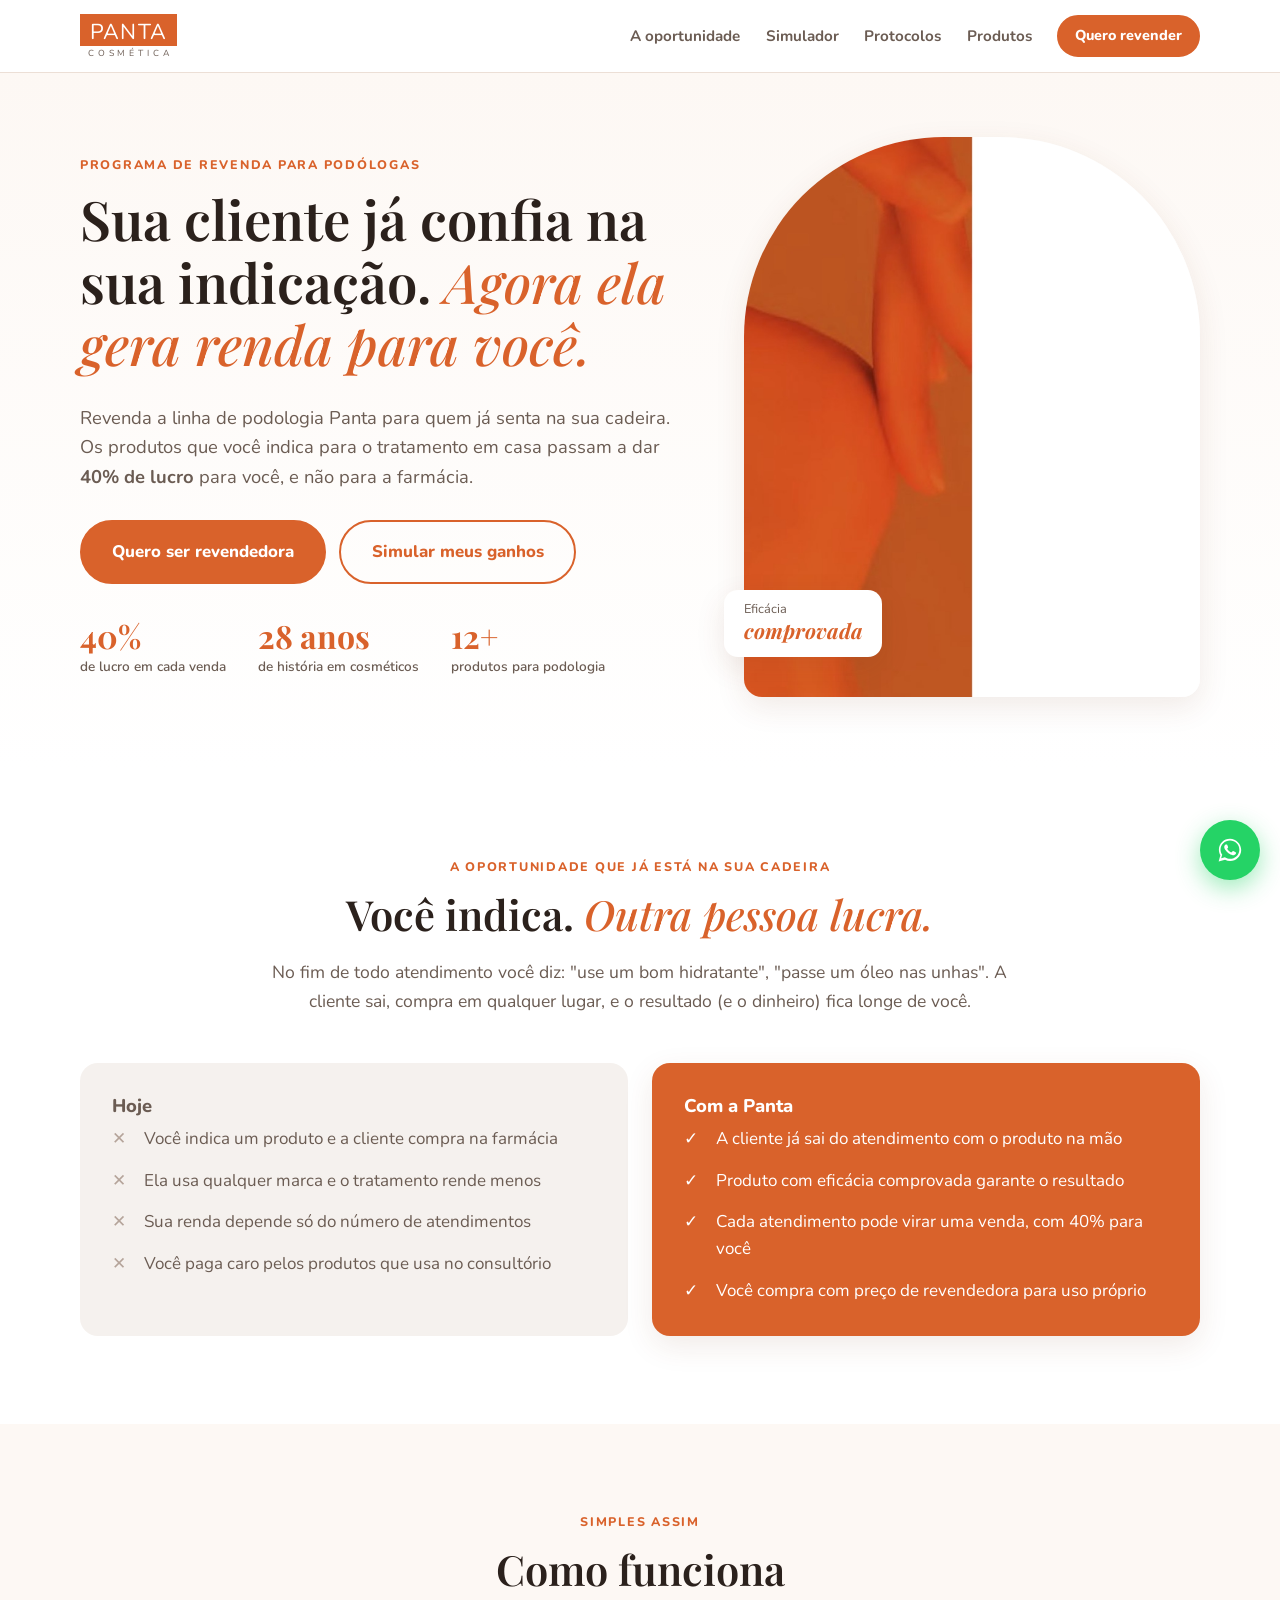
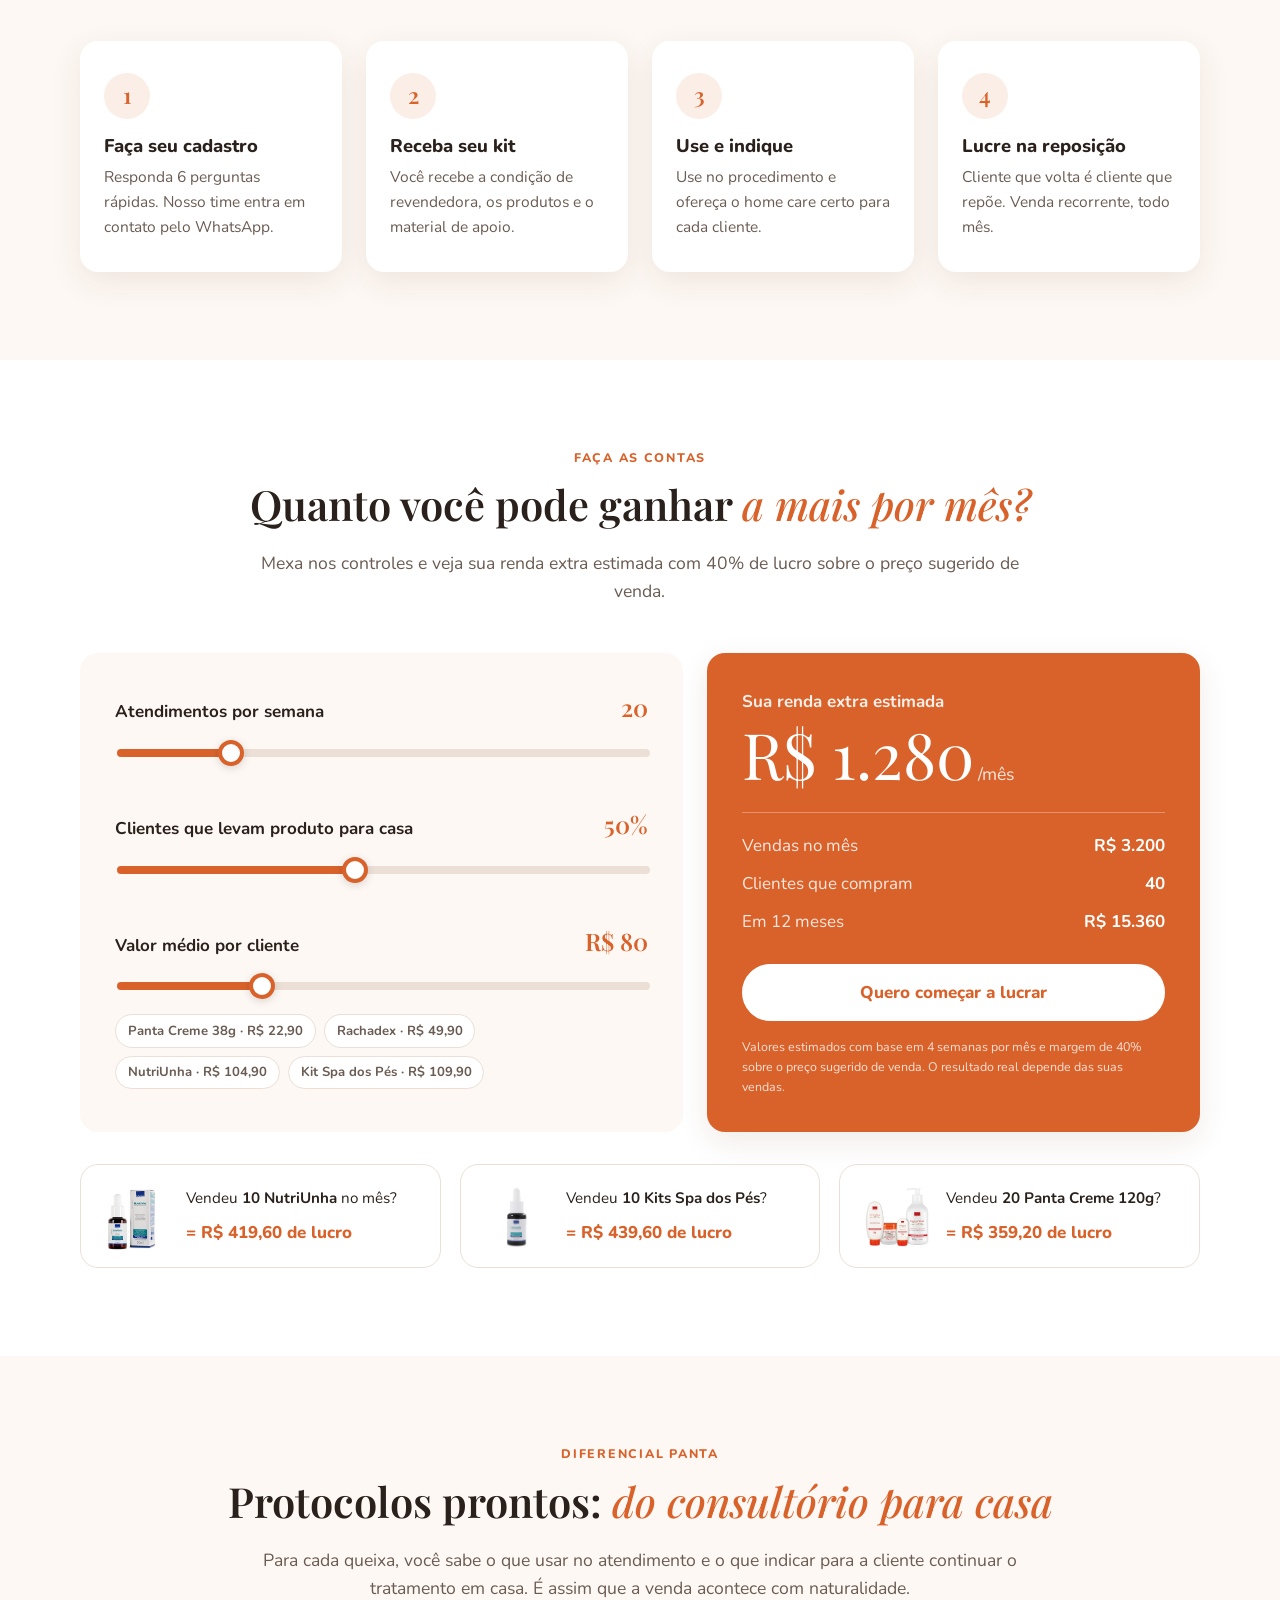
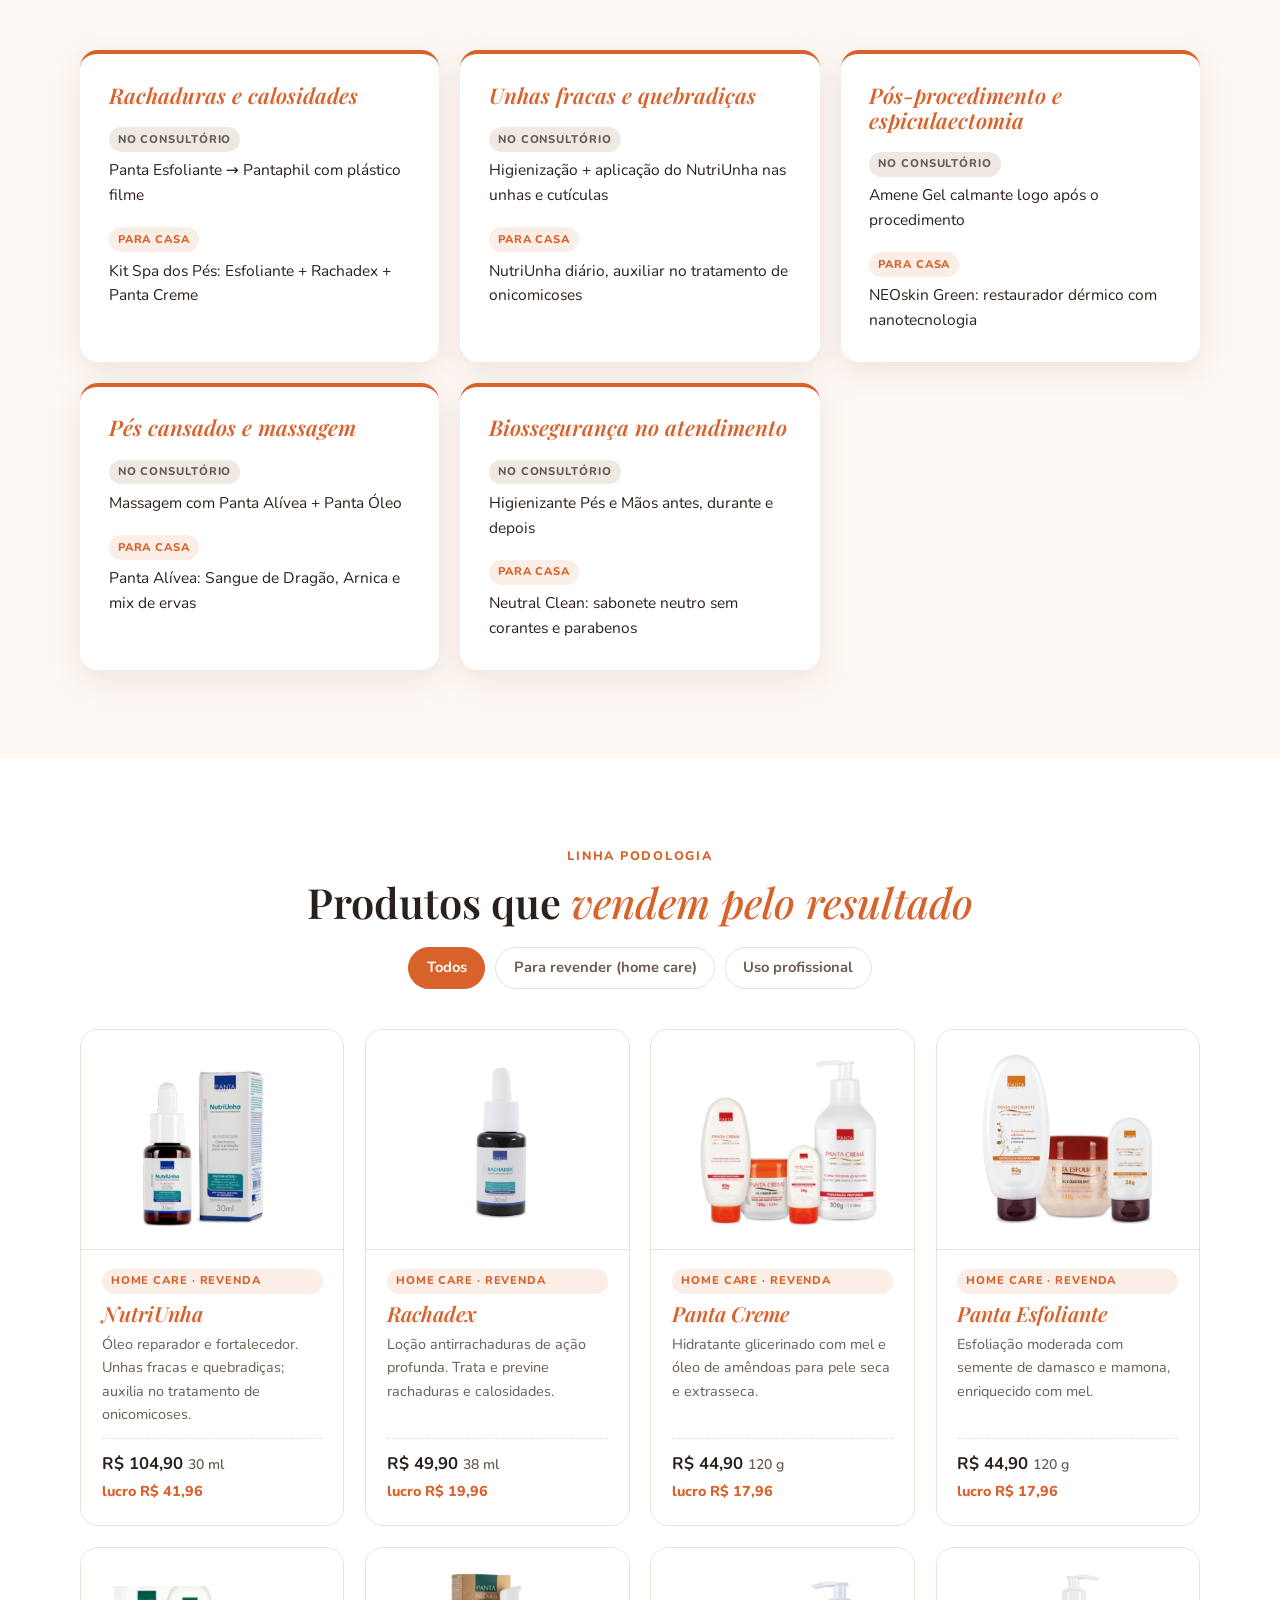
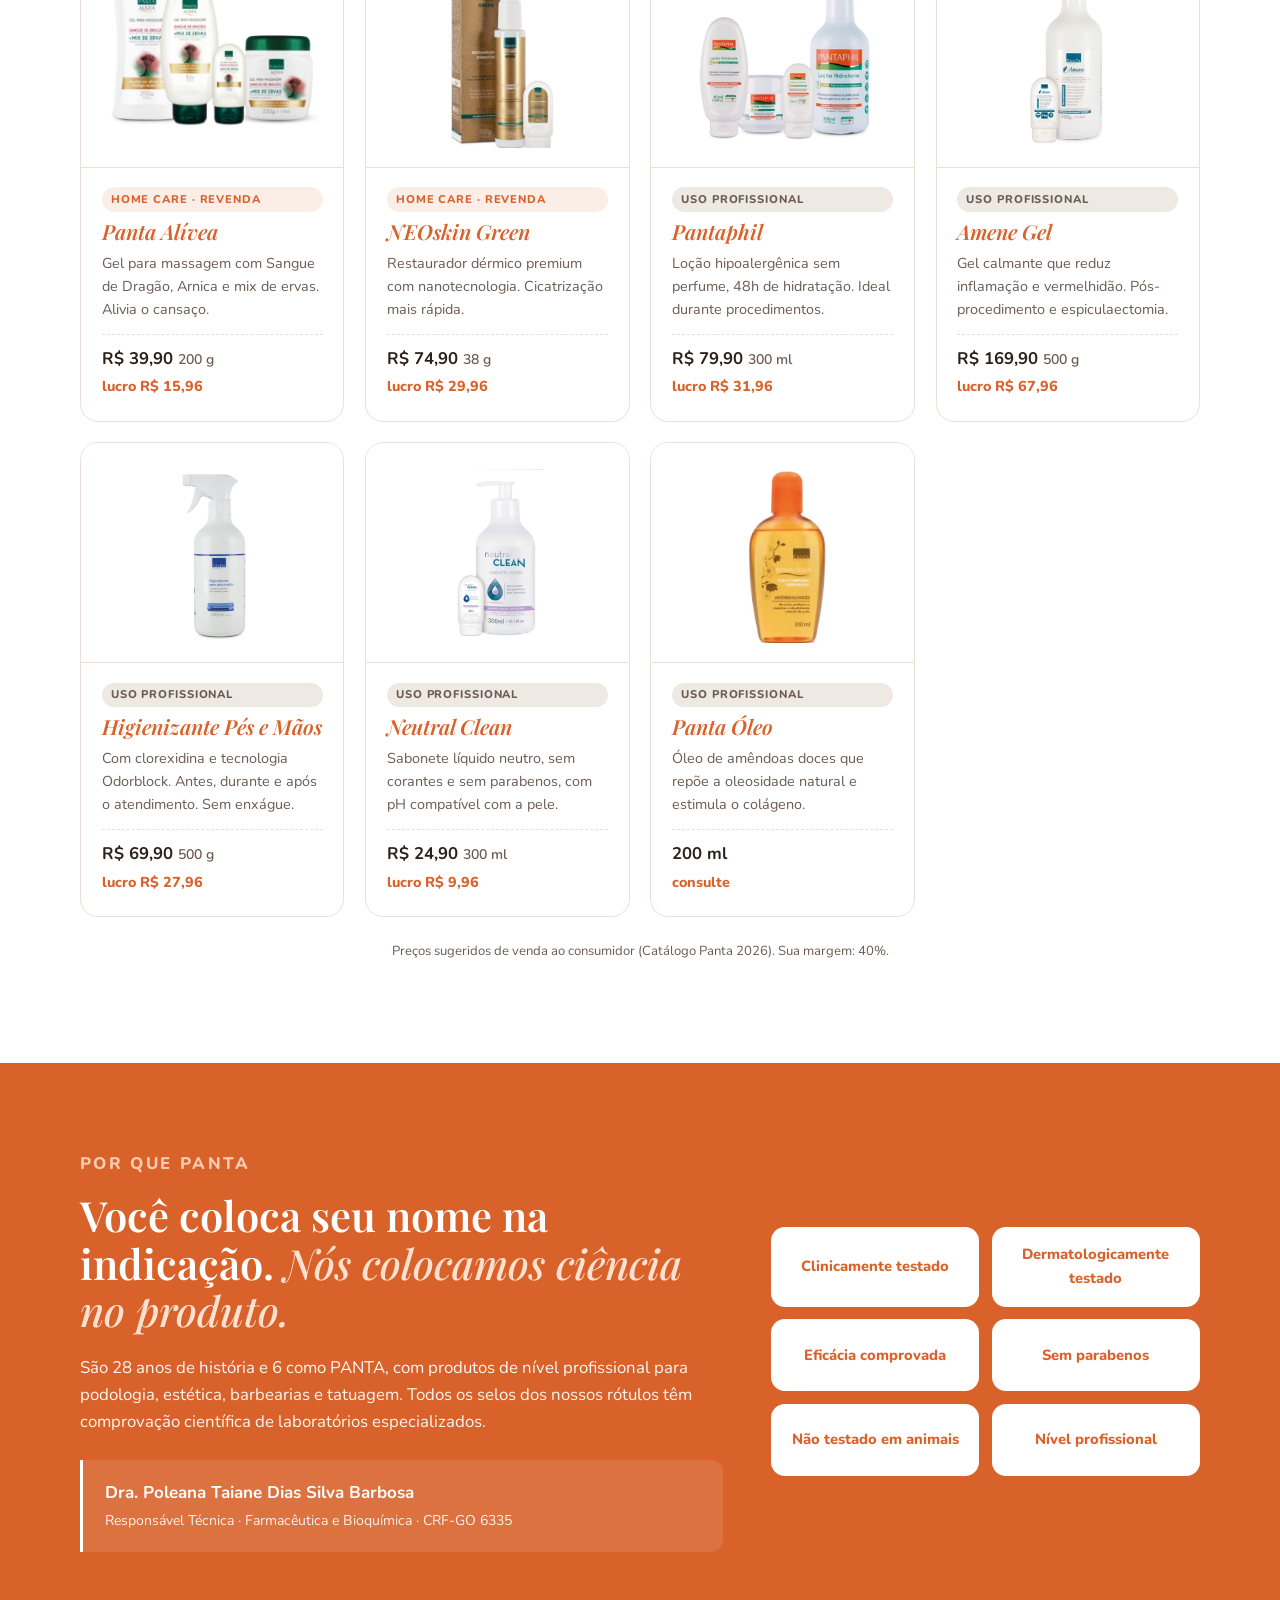
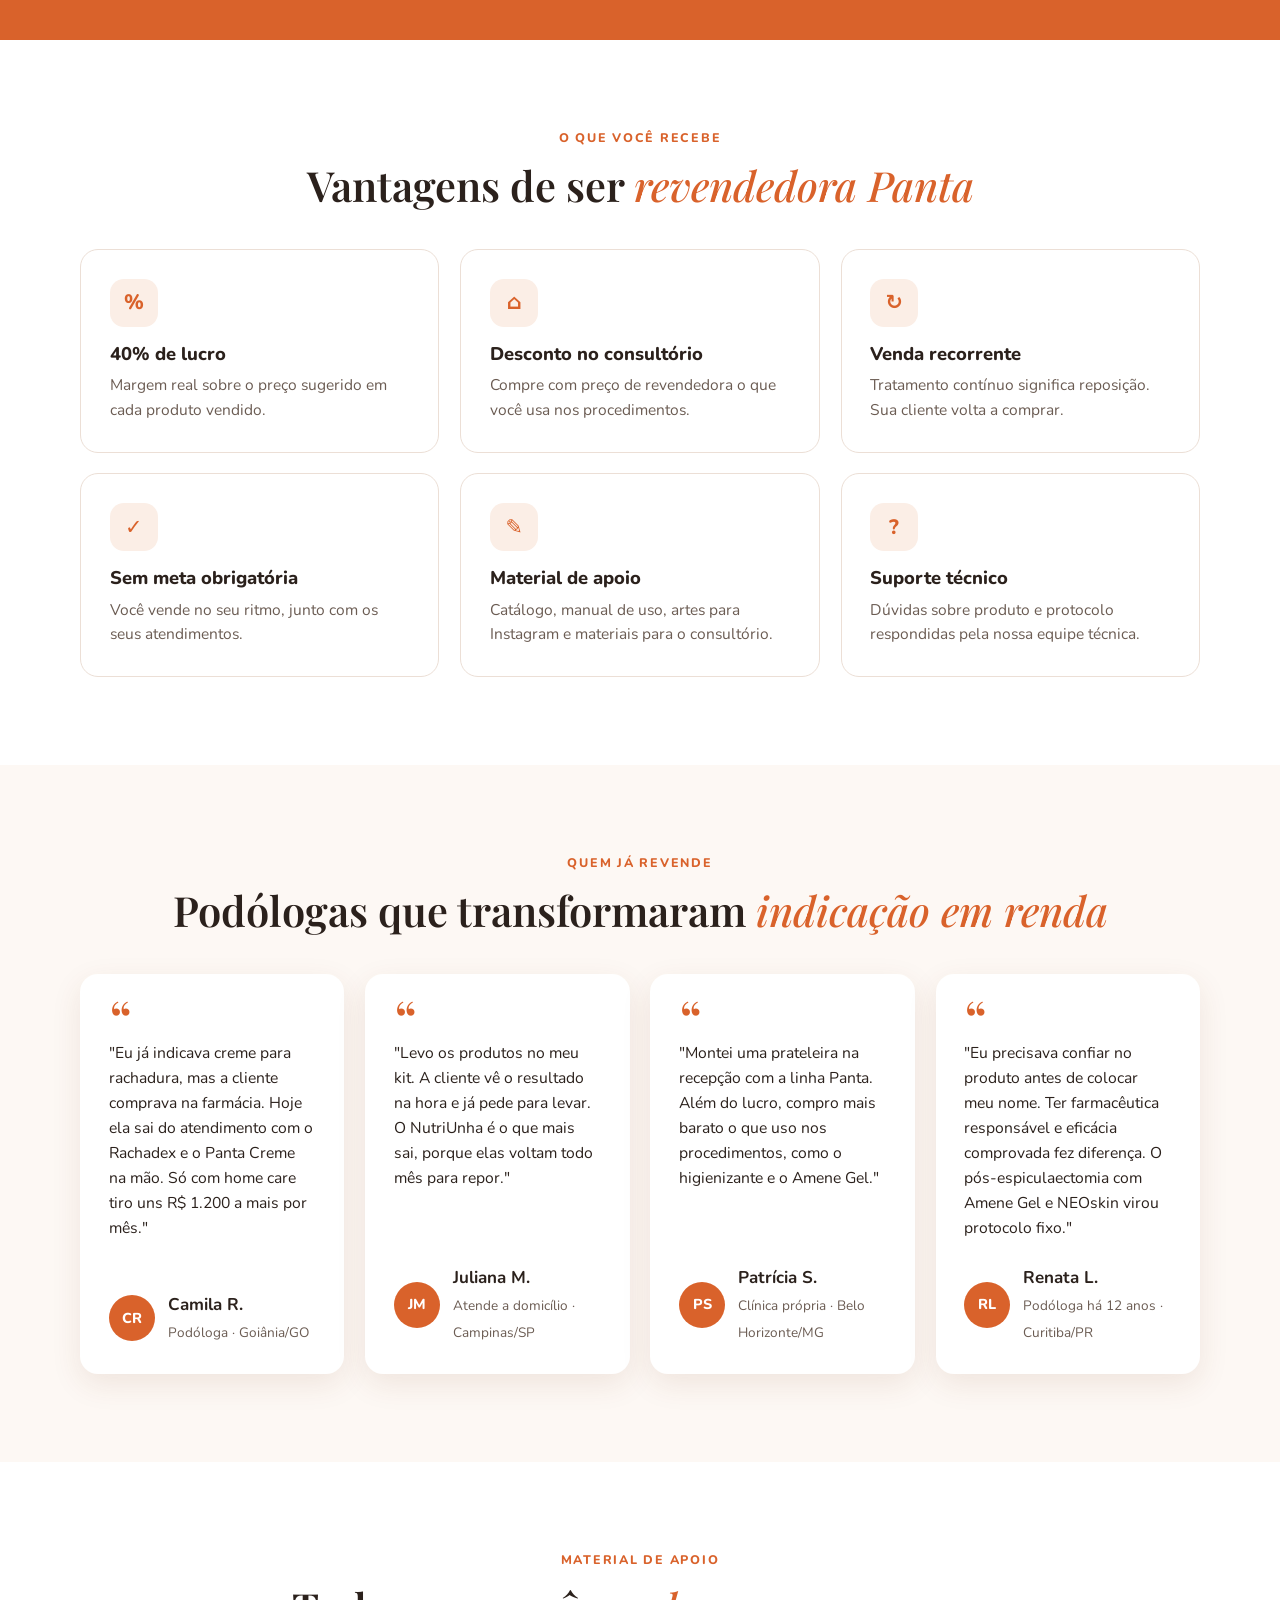
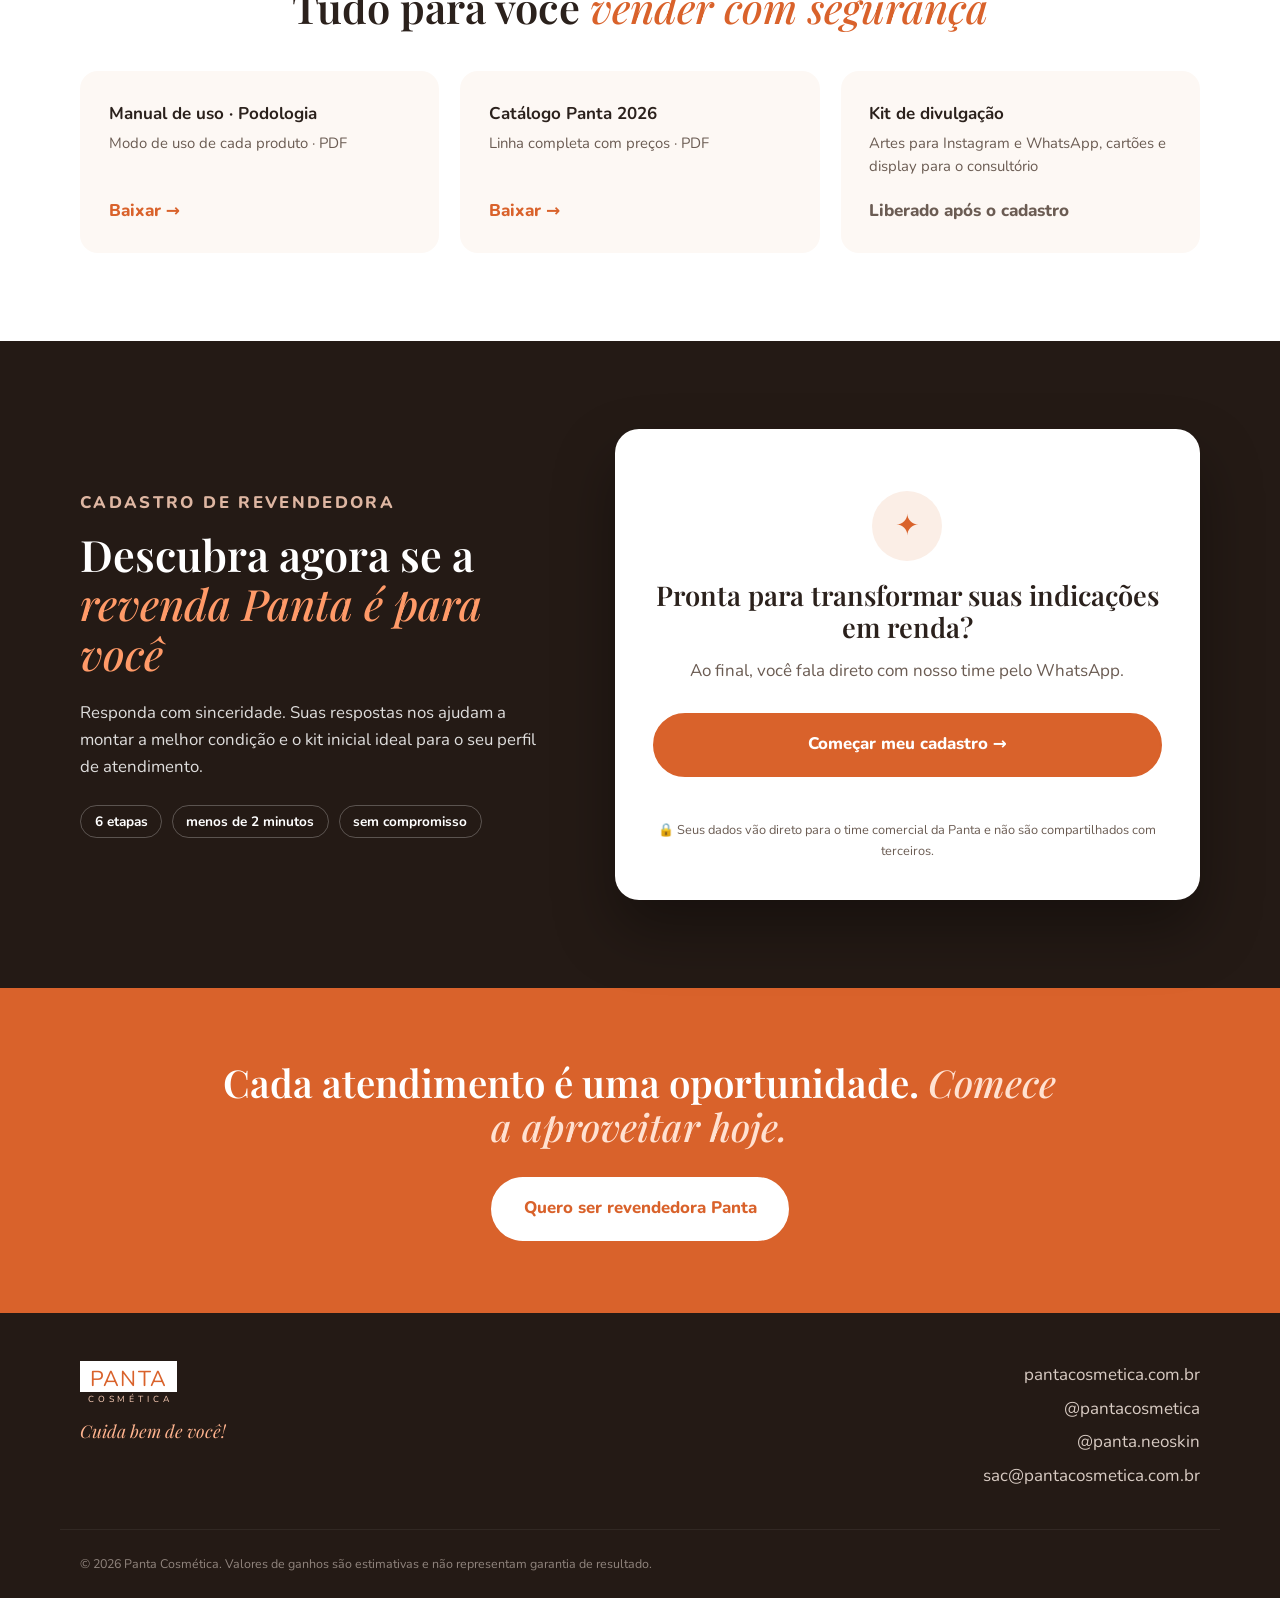
<file: index.html>
<!DOCTYPE html>
<html lang="pt-BR">
<head>
  <meta charset="UTF-8">
  <meta name="viewport" content="width=device-width, initial-scale=1.0">
  <title>Seja Revendedora Panta | Renda extra para podólogas</title>
  <meta name="description" content="Podóloga, transforme cada atendimento em renda extra. Revenda a linha de podologia Panta Cosmética para suas clientes com 40% de lucro.">
  <meta property="og:title" content="Podóloga, sua indicação vale dinheiro | Panta Cosmética">
  <meta property="og:description" content="Revenda produtos de podologia com eficácia comprovada para suas clientes e ganhe 40% em cada venda.">
  <meta property="og:image" content="assets/img/hero-pes.jpg">
  <meta property="og:type" content="website">
  <link rel="icon" href="assets/img/favicon.svg" type="image/svg+xml">
  <link rel="icon" href="assets/img/favicon-32.png" sizes="32x32" type="image/png">
  <link rel="apple-touch-icon" href="assets/img/apple-touch-icon.png">
  <meta name="theme-color" content="#d9622b">
  <link rel="preconnect" href="https://fonts.googleapis.com">
  <link rel="preconnect" href="https://fonts.gstatic.com" crossorigin>
  <link href="https://fonts.googleapis.com/css2?family=Playfair+Display:ital,wght@0,600;1,500;1,600&family=Nunito:wght@400;600;700;800&display=swap" rel="stylesheet">
  <link rel="stylesheet" href="css/style.css?v=12">
  <!-- Meta Pixel Code -->
  <script>
  !function(f,b,e,v,n,t,s)
  {if(f.fbq)return;n=f.fbq=function(){n.callMethod?
  n.callMethod.apply(n,arguments):n.queue.push(arguments)};
  if(!f._fbq)f._fbq=n;n.push=n;n.loaded=!0;n.version='2.0';
  n.queue=[];t=b.createElement(e);t.async=!0;
  t.src=v;s=b.getElementsByTagName(e)[0];
  s.parentNode.insertBefore(t,s)}(window, document,'script',
  'https://connect.facebook.net/en_US/fbevents.js');
  fbq('init', '495726663063494');
  fbq('track', 'PageView');
  </script>
  <!-- End Meta Pixel Code -->
  <!-- TODO: inserir aqui o Google Analytics, se for usar -->

</head>
<body>
<noscript><img height="1" width="1" style="display:none" src="https://www.facebook.com/tr?id=495726663063494&ev=PageView&noscript=1" alt=""></noscript>

<!-- ============ HEADER ============ -->
<header class="header" id="topo">
  <div class="container header__inner">
    <a href="#topo" class="logo" aria-label="Panta Cosmética">
      <span class="logo__box">PANTA</span>
      <span class="logo__sub">COSMÉTICA</span>
    </a>
    <nav class="nav" id="nav">
      <a href="#oportunidade">A oportunidade</a>
      <a href="#simulador">Simulador</a>
      <a href="#protocolos">Protocolos</a>
      <a href="#produtos">Produtos</a>
      <a href="#cadastro" class="btn btn--sm">Quero revender</a>
    </nav>
    <button class="nav-toggle" id="navToggle" aria-label="Abrir menu" aria-expanded="false">
      <span></span><span></span><span></span>
    </button>
  </div>
</header>

<main>

<!-- ============ HERO ============ -->
<section class="hero">
  <div class="container hero__inner">
    <div class="hero__text">
      <p class="eyebrow">Programa de revenda para podólogas</p>
      <h1>Sua cliente já confia na sua indicação. <em>Agora ela gera renda para você.</em></h1>
      <p class="hero__lead">Revenda a linha de podologia Panta para quem já senta na sua cadeira. Os produtos que você indica para o tratamento em casa passam a dar <strong>40% de lucro</strong> para você, e não para a farmácia.</p>
      <div class="hero__ctas">
        <a href="#cadastro" class="btn btn--lg">Quero ser revendedora</a>
        <a href="#simulador" class="btn btn--ghost btn--lg">Simular meus ganhos</a>
      </div>
      <ul class="hero__stats">
        <li><strong>40%</strong><span>de lucro em cada venda</span></li>
        <li><strong>28 anos</strong><span>de história em cosméticos</span></li>
        <li><strong>12+</strong><span>produtos para podologia</span></li>
      </ul>
    </div>
    <div class="hero__media">
      <img src="assets/img/hero-pes.jpg" alt="Pés cuidados em tom laranja, linha Podologia Panta">
      <div class="hero__badge">
        <span>Eficácia</span><strong>comprovada</strong>
      </div>
    </div>
  </div>
</section>

<!-- ============ OPORTUNIDADE ============ -->
<section class="section" id="oportunidade">
  <div class="container">
    <p class="eyebrow center">A oportunidade que já está na sua cadeira</p>
    <h2 class="center">Você indica. <em>Outra pessoa lucra.</em></h2>
    <p class="section__lead center">No fim de todo atendimento você diz: "use um bom hidratante", "passe um óleo nas unhas". A cliente sai, compra em qualquer lugar, e o resultado (e o dinheiro) fica longe de você.</p>

    <div class="compare">
      <div class="compare__col compare__col--before">
        <h3>Hoje</h3>
        <ul>
          <li>Você indica um produto e a cliente compra na farmácia</li>
          <li>Ela usa qualquer marca e o tratamento rende menos</li>
          <li>Sua renda depende só do número de atendimentos</li>
          <li>Você paga caro pelos produtos que usa no consultório</li>
        </ul>
      </div>
      <div class="compare__col compare__col--after">
        <h3>Com a Panta</h3>
        <ul>
          <li>A cliente já sai do atendimento com o produto na mão</li>
          <li>Produto com eficácia comprovada garante o resultado</li>
          <li>Cada atendimento pode virar uma venda, com 40% para você</li>
          <li>Você compra com preço de revendedora para uso próprio</li>
        </ul>
      </div>
    </div>
  </div>
</section>

<!-- ============ COMO FUNCIONA ============ -->
<section class="section section--soft" id="como-funciona">
  <div class="container">
    <p class="eyebrow center">Simples assim</p>
    <h2 class="center">Como funciona</h2>
    <ol class="steps">
      <li>
        <span class="steps__num">1</span>
        <h3>Faça seu cadastro</h3>
        <p>Responda 6 perguntas rápidas. Nosso time entra em contato pelo WhatsApp.</p>
      </li>
      <li>
        <span class="steps__num">2</span>
        <h3>Receba seu kit</h3>
        <p>Você recebe a condição de revendedora, os produtos e o material de apoio.</p>
      </li>
      <li>
        <span class="steps__num">3</span>
        <h3>Use e indique</h3>
        <p>Use no procedimento e ofereça o home care certo para cada cliente.</p>
      </li>
      <li>
        <span class="steps__num">4</span>
        <h3>Lucre na reposição</h3>
        <p>Cliente que volta é cliente que repõe. Venda recorrente, todo mês.</p>
      </li>
    </ol>
  </div>
</section>

<!-- ============ SIMULADOR ============ -->
<section class="section" id="simulador">
  <div class="container">
    <p class="eyebrow center">Faça as contas</p>
    <h2 class="center">Quanto você pode ganhar <em>a mais por mês?</em></h2>
    <p class="section__lead center">Mexa nos controles e veja sua renda extra estimada com 40% de lucro sobre o preço sugerido de venda.</p>

    <div class="sim">
      <div class="sim__controls">
        <div class="sim__field">
          <label for="simAtend">Atendimentos por semana <output id="simAtendOut">20</output></label>
          <input type="range" id="simAtend" min="5" max="80" step="1" value="20">
        </div>
        <div class="sim__field">
          <label for="simConv">Clientes que levam produto para casa <output id="simConvOut">50%</output></label>
          <input type="range" id="simConv" min="10" max="100" step="5" value="50">
        </div>
        <div class="sim__field">
          <label for="simTicket">Valor médio por cliente <output id="simTicketOut">R$ 80</output></label>
          <input type="range" id="simTicket" min="20" max="250" step="5" value="80">
          <div class="sim__chips" role="group" aria-label="Valores de exemplo com produtos Panta">
            <button type="button" class="chip" data-ticket="22.9">Panta Creme 38g · R$ 22,90</button>
            <button type="button" class="chip" data-ticket="49.9">Rachadex · R$ 49,90</button>
            <button type="button" class="chip" data-ticket="104.9">NutriUnha · R$ 104,90</button>
            <button type="button" class="chip" data-ticket="109.9">Kit Spa dos Pés · R$ 109,90</button>
          </div>
        </div>
      </div>

      <div class="sim__result" aria-live="polite">
        <p class="sim__label">Sua renda extra estimada</p>
        <p class="sim__value"><span id="simLucro">R$ 1.280</span><small>/mês</small></p>
        <div class="sim__breakdown">
          <div><span>Vendas no mês</span><strong id="simVendas">R$ 3.200</strong></div>
          <div><span>Clientes que compram</span><strong id="simClientes">40</strong></div>
          <div><span>Em 12 meses</span><strong id="simAno">R$ 15.360</strong></div>
        </div>
        <a href="#cadastro" class="btn btn--light btn--block">Quero começar a lucrar</a>
        <p class="sim__note">Valores estimados com base em 4 semanas por mês e margem de 40% sobre o preço sugerido de venda. O resultado real depende das suas vendas.</p>
      </div>
    </div>

    <div class="examples">
      <div class="example"><img src="assets/img/nutriunha.jpg" alt="NutriUnha" loading="lazy"><p>Vendeu <strong>10 NutriUnha</strong> no mês?</p><span>= R$ 419,60 de lucro</span></div>
      <div class="example"><img src="assets/img/rachadex.jpg" alt="Rachadex" loading="lazy"><p>Vendeu <strong>10 Kits Spa dos Pés</strong>?</p><span>= R$ 439,60 de lucro</span></div>
      <div class="example"><img src="assets/img/panta-creme.jpg" alt="Panta Creme" loading="lazy"><p>Vendeu <strong>20 Panta Creme 120g</strong>?</p><span>= R$ 359,20 de lucro</span></div>
    </div>
  </div>
</section>

<!-- ============ PROTOCOLOS ============ -->
<section class="section section--soft" id="protocolos">
  <div class="container">
    <p class="eyebrow center">Diferencial Panta</p>
    <h2 class="center">Protocolos prontos: <em>do consultório para casa</em></h2>
    <p class="section__lead center">Para cada queixa, você sabe o que usar no atendimento e o que indicar para a cliente continuar o tratamento em casa. É assim que a venda acontece com naturalidade.</p>

    <div class="protocols">
      <article class="protocol">
        <h3>Rachaduras e calosidades</h3>
        <div class="protocol__row"><span class="tag tag--pro">No consultório</span><p>Panta Esfoliante → Pantaphil com plástico filme</p></div>
        <div class="protocol__row"><span class="tag tag--home">Para casa</span><p>Kit Spa dos Pés: Esfoliante + Rachadex + Panta Creme</p></div>
      </article>
      <article class="protocol">
        <h3>Unhas fracas e quebradiças</h3>
        <div class="protocol__row"><span class="tag tag--pro">No consultório</span><p>Higienização + aplicação do NutriUnha nas unhas e cutículas</p></div>
        <div class="protocol__row"><span class="tag tag--home">Para casa</span><p>NutriUnha diário, auxiliar no tratamento de onicomicoses</p></div>
      </article>
      <article class="protocol">
        <h3>Pós-procedimento e espiculaectomia</h3>
        <div class="protocol__row"><span class="tag tag--pro">No consultório</span><p>Amene Gel calmante logo após o procedimento</p></div>
        <div class="protocol__row"><span class="tag tag--home">Para casa</span><p>NEOskin Green: restaurador dérmico com nanotecnologia</p></div>
      </article>
      <article class="protocol">
        <h3>Pés cansados e massagem</h3>
        <div class="protocol__row"><span class="tag tag--pro">No consultório</span><p>Massagem com Panta Alívea + Panta Óleo</p></div>
        <div class="protocol__row"><span class="tag tag--home">Para casa</span><p>Panta Alívea: Sangue de Dragão, Arnica e mix de ervas</p></div>
      </article>
      <article class="protocol">
        <h3>Biossegurança no atendimento</h3>
        <div class="protocol__row"><span class="tag tag--pro">No consultório</span><p>Higienizante Pés e Mãos antes, durante e depois</p></div>
        <div class="protocol__row"><span class="tag tag--home">Para casa</span><p>Neutral Clean: sabonete neutro sem corantes e parabenos</p></div>
      </article>
    </div>
  </div>
</section>

<!-- ============ PRODUTOS ============ -->
<section class="section" id="produtos">
  <div class="container">
    <p class="eyebrow center">Linha Podologia</p>
    <h2 class="center">Produtos que <em>vendem pelo resultado</em></h2>
    <div class="filters" role="group" aria-label="Filtrar produtos">
      <button class="filter is-active" data-filter="all">Todos</button>
      <button class="filter" data-filter="home">Para revender (home care)</button>
      <button class="filter" data-filter="pro">Uso profissional</button>
    </div>
    <div class="products" id="products"><!-- preenchido via js/main.js --></div>
    <p class="products__note">Preços sugeridos de venda ao consumidor (Catálogo Panta 2026). Sua margem: 40%.</p>
  </div>
</section>

<!-- ============ POR QUE PANTA ============ -->
<section class="section section--orange" id="por-que-panta">
  <div class="container trust">
    <div class="trust__text">
      <p class="eyebrow eyebrow--light">Por que Panta</p>
      <h2>Você coloca seu nome na indicação. <em>Nós colocamos ciência no produto.</em></h2>
      <p>São 28 anos de história e 6 como PANTA, com produtos de nível profissional para podologia, estética, barbearias e tatuagem. Todos os selos dos nossos rótulos têm comprovação científica de laboratórios especializados.</p>
      <div class="trust__rt">
        <strong>Dra. Poleana Taiane Dias Silva Barbosa</strong>
        <span>Responsável Técnica · Farmacêutica e Bioquímica · CRF-GO 6335</span>
      </div>
    </div>
    <ul class="seals">
      <li>Clinicamente testado</li>
      <li>Dermatologicamente testado</li>
      <li>Eficácia comprovada</li>
      <li>Sem parabenos</li>
      <li>Não testado em animais</li>
      <li>Nível profissional</li>
    </ul>
  </div>
</section>

<!-- ============ BENEFÍCIOS ============ -->
<section class="section" id="beneficios">
  <div class="container">
    <p class="eyebrow center">O que você recebe</p>
    <h2 class="center">Vantagens de ser <em>revendedora Panta</em></h2>
    <div class="benefits">
      <div class="benefit"><span class="benefit__icon">%</span><h3>40% de lucro</h3><p>Margem real sobre o preço sugerido em cada produto vendido.</p></div>
      <div class="benefit"><span class="benefit__icon">⌂</span><h3>Desconto no consultório</h3><p>Compre com preço de revendedora o que você usa nos procedimentos.</p></div>
      <div class="benefit"><span class="benefit__icon">↻</span><h3>Venda recorrente</h3><p>Tratamento contínuo significa reposição. Sua cliente volta a comprar.</p></div>
      <div class="benefit"><span class="benefit__icon">✓</span><h3>Sem meta obrigatória</h3><p>Você vende no seu ritmo, junto com os seus atendimentos.</p></div>
      <div class="benefit"><span class="benefit__icon">✎</span><h3>Material de apoio</h3><p>Catálogo, manual de uso, artes para Instagram e materiais para o consultório.</p></div>
      <div class="benefit"><span class="benefit__icon">?</span><h3>Suporte técnico</h3><p>Dúvidas sobre produto e protocolo respondidas pela nossa equipe técnica.</p></div>
    </div>
  </div>
</section>

<!-- ============ DEPOIMENTOS ============ -->
<!-- DEPOIMENTOS ILUSTRATIVOS: substituir por depoimentos reais (com autorização) antes de publicar. -->
<section class="section section--soft" id="depoimentos">
  <div class="container">
    <p class="eyebrow center">Quem já revende</p>
    <h2 class="center">Podólogas que transformaram <em>indicação em renda</em></h2>
    <div class="testimonials">
      <figure class="testimonial">
        <blockquote>"Eu já indicava creme para rachadura, mas a cliente comprava na farmácia. Hoje ela sai do atendimento com o Rachadex e o Panta Creme na mão. Só com home care tiro uns R$ 1.200 a mais por mês."</blockquote>
        <figcaption><span class="avatar">CR</span><div><strong>Camila R.</strong><span>Podóloga · Goiânia/GO</span></div></figcaption>
      </figure>
      <figure class="testimonial">
        <blockquote>"Levo os produtos no meu kit. A cliente vê o resultado na hora e já pede para levar. O NutriUnha é o que mais sai, porque elas voltam todo mês para repor."</blockquote>
        <figcaption><span class="avatar">JM</span><div><strong>Juliana M.</strong><span>Atende a domicílio · Campinas/SP</span></div></figcaption>
      </figure>
      <figure class="testimonial">
        <blockquote>"Montei uma prateleira na recepção com a linha Panta. Além do lucro, compro mais barato o que uso nos procedimentos, como o higienizante e o Amene Gel."</blockquote>
        <figcaption><span class="avatar">PS</span><div><strong>Patrícia S.</strong><span>Clínica própria · Belo Horizonte/MG</span></div></figcaption>
      </figure>
      <figure class="testimonial">
        <blockquote>"Eu precisava confiar no produto antes de colocar meu nome. Ter farmacêutica responsável e eficácia comprovada fez diferença. O pós-espiculaectomia com Amene Gel e NEOskin virou protocolo fixo."</blockquote>
        <figcaption><span class="avatar">RL</span><div><strong>Renata L.</strong><span>Podóloga há 12 anos · Curitiba/PR</span></div></figcaption>
      </figure>
    </div>
  </div>
</section>

<!-- ============ MATERIAIS ============ -->
<section class="section" id="materiais">
  <div class="container">
    <p class="eyebrow center">Material de apoio</p>
    <h2 class="center">Tudo para você <em>vender com segurança</em></h2>
    <div class="materials">
      <a class="material" href="assets/Manual%20Produtos%20Podologia%20(Light)%202026.pdf" target="_blank" rel="noopener">
        <strong>Manual de uso · Podologia</strong><span>Modo de uso de cada produto · PDF</span><em>Baixar →</em>
      </a>
      <a class="material" href="assets/Cat%C3%A1logo%20Panta%20Cosm%C3%A9tica%20-%202626%20(light).pdf" target="_blank" rel="noopener">
        <strong>Catálogo Panta 2026</strong><span>Linha completa com preços · PDF</span><em>Baixar →</em>
      </a>
      <div class="material material--soon">
        <strong>Kit de divulgação</strong><span>Artes para Instagram e WhatsApp, cartões e display para o consultório</span><em>Liberado após o cadastro</em>
      </div>
    </div>
  </div>
</section>

<!-- ============ CADASTRO (quiz multi-etapas) ============ -->
<section class="section section--dark" id="cadastro">
  <div class="container quiz-wrap">
    <div class="quiz-intro">
      <p class="eyebrow eyebrow--light">Cadastro de revendedora</p>
      <h2>Descubra agora se a <em>revenda Panta é para você</em></h2>
      <p>Responda com sinceridade. Suas respostas nos ajudam a montar a melhor condição e o kit inicial ideal para o seu perfil de atendimento.</p>
      <ul class="quiz-meta">
        <li>6 etapas</li><li>menos de 2 minutos</li><li>sem compromisso</li>
      </ul>
    </div>

    <form class="quiz" id="quiz" novalidate>
      <!-- Tela inicial -->
      <div class="quiz__screen is-active" data-step="0">
        <div class="quiz__start">
          <span class="quiz__start-icon">✦</span>
          <h3>Pronta para transformar suas indicações em renda?</h3>
          <p>Ao final, você fala direto com nosso time pelo WhatsApp.</p>
          <button type="button" class="btn btn--lg btn--block" data-next>Começar meu cadastro →</button>
        </div>
      </div>

      <!-- Etapa 1: contato (vai para a planilha assim que a pessoa avança) -->
      <fieldset class="quiz__screen" data-step="1">
                <legend><span class="quiz__counter">Etapa 1 de 6</span>Primeiro, como falamos com você?</legend>
        <div class="fields">
          <label class="field"><span>Nome completo</span><input type="text" name="nome" autocomplete="name" required></label>
          <label class="field"><span>WhatsApp</span><input type="tel" name="whatsapp" autocomplete="tel" placeholder="(00) 00000-0000" required></label>
          <div class="field-row">
            <label class="field"><span>Cidade</span><input type="text" name="cidade" autocomplete="address-level2" required></label>
            <label class="field field--uf"><span>UF</span><input type="text" name="uf" maxlength="2" autocomplete="address-level1" required></label>
          </div>
        </div>
        <p class="quiz__error" id="quizError" hidden>Preencha nome, WhatsApp, cidade e UF para continuar.</p>
        <button type="button" class="btn btn--lg btn--block" id="quizContato">Continuar →</button>
      </fieldset>

      <div class="quiz__footer" id="quizFooter" hidden>
        <button type="button" class="quiz__back" data-prev>← Voltar</button>
        <div class="quiz__progress"><span id="quizBar"></span></div>
      </div>
      <p class="quiz__privacy">🔒 Seus dados vão direto para o time comercial da Panta e não são compartilhados com terceiros.</p>
    </form>
  </div>
</section>

<!-- ============ CTA FINAL ============ -->
<section class="cta-final">
  <div class="container">
    <h2>Cada atendimento é uma oportunidade. <em>Comece a aproveitar hoje.</em></h2>
    <a href="#cadastro" class="btn btn--light btn--lg">Quero ser revendedora Panta</a>
  </div>
</section>

</main>

<!-- ============ FOOTER ============ -->
<footer class="footer">
  <div class="container footer__inner">
    <div>
      <a href="#topo" class="logo logo--light"><span class="logo__box">PANTA</span><span class="logo__sub">COSMÉTICA</span></a>
      <p class="footer__slogan">Cuida bem de você!</p>
    </div>
    <div class="footer__links">
      <a href="https://www.pantacosmetica.com.br" target="_blank" rel="noopener">pantacosmetica.com.br</a>
      <a href="https://instagram.com/pantacosmetica" target="_blank" rel="noopener">@pantacosmetica</a>
      <a href="https://instagram.com/panta.neoskin" target="_blank" rel="noopener">@panta.neoskin</a>
      <span>sac@pantacosmetica.com.br</span>
    </div>
  </div>
  <p class="footer__legal container">© <span id="year"></span> Panta Cosmética. Valores de ganhos são estimativas e não representam garantia de resultado.</p>
</footer>

<a href="#" class="whats-float" id="whatsFloat" target="_blank" rel="noopener" aria-label="Falar no WhatsApp">
  <svg viewBox="0 0 32 32" width="28" height="28" aria-hidden="true"><use href="#icon-whats"/></svg>
</a>

<!-- Janela do botão de WhatsApp: capta o contato antes de abrir a conversa -->
<div class="wa-modal" id="waModal" hidden>
  <div class="wa-modal__backdrop" data-wa-close></div>
  <form class="wa-modal__card" id="waForm" role="dialog" aria-modal="true" aria-labelledby="waTitle" novalidate>
    <button type="button" class="wa-modal__close" data-wa-close aria-label="Fechar">×</button>
    <span class="wa-modal__icon" aria-hidden="true">
      <svg viewBox="0 0 32 32" width="26" height="26"><use href="#icon-whats"/></svg>
    </span>
    <h3 id="waTitle">Fale com a Panta no WhatsApp</h3>
    <p>Deixe seu contato para nosso time te atender mais rápido.</p>
    <div class="fields">
      <label class="field"><span>Nome</span><input type="text" name="nome" autocomplete="name" required></label>
      <label class="field"><span>WhatsApp</span><input type="tel" name="whatsapp" autocomplete="tel" placeholder="(00) 00000-0000" required></label>
      <div class="field-row">
        <label class="field"><span>Cidade</span><input type="text" name="cidade" autocomplete="address-level2" required></label>
        <label class="field field--uf"><span>UF</span><input type="text" name="uf" maxlength="2" autocomplete="address-level1" required></label>
      </div>
    </div>
    <p class="quiz__error" id="waError" hidden>Preencha nome, WhatsApp, cidade e UF.</p>
    <button type="submit" class="btn btn--whats btn--lg btn--block">Abrir conversa no WhatsApp</button>
  </form>
</div>

<svg width="0" height="0" style="position:absolute" aria-hidden="true">
  <symbol id="icon-whats" viewBox="0 0 32 32"><path fill="currentColor" d="M16 3C9 3 3.3 8.6 3.3 15.6c0 2.2.6 4.4 1.7 6.3L3 29l7.3-1.9c1.8 1 3.8 1.5 5.8 1.5 7 0 12.7-5.6 12.7-12.6S23 3 16 3zm0 23.1c-1.9 0-3.8-.5-5.4-1.5l-.4-.2-4.3 1.1 1.2-4.2-.3-.4c-1.1-1.7-1.6-3.6-1.6-5.6C5.2 9.8 10 5.1 16 5.1s10.7 4.7 10.7 10.5S21.9 26.1 16 26.1zm5.9-7.9c-.3-.2-1.9-.9-2.2-1s-.5-.2-.7.2-.8 1-1 1.2-.4.2-.7.1c-.3-.2-1.4-.5-2.6-1.6-1-.9-1.6-1.9-1.8-2.2s0-.5.1-.6l.5-.6c.2-.2.2-.4.3-.6s0-.4 0-.6l-1-2.4c-.3-.6-.5-.5-.7-.5h-.6c-.2 0-.6.1-.9.4s-1.2 1.1-1.2 2.7 1.2 3.2 1.4 3.4c.2.2 2.4 3.6 5.7 5 .8.3 1.4.5 1.9.7.8.3 1.5.2 2.1.1.6-.1 1.9-.8 2.2-1.5s.3-1.4.2-1.5c-.1-.2-.3-.3-.6-.4z"/></symbol>
</svg>

<script src="js/main.js?v=12"></script>
</body>
</html>
</file>
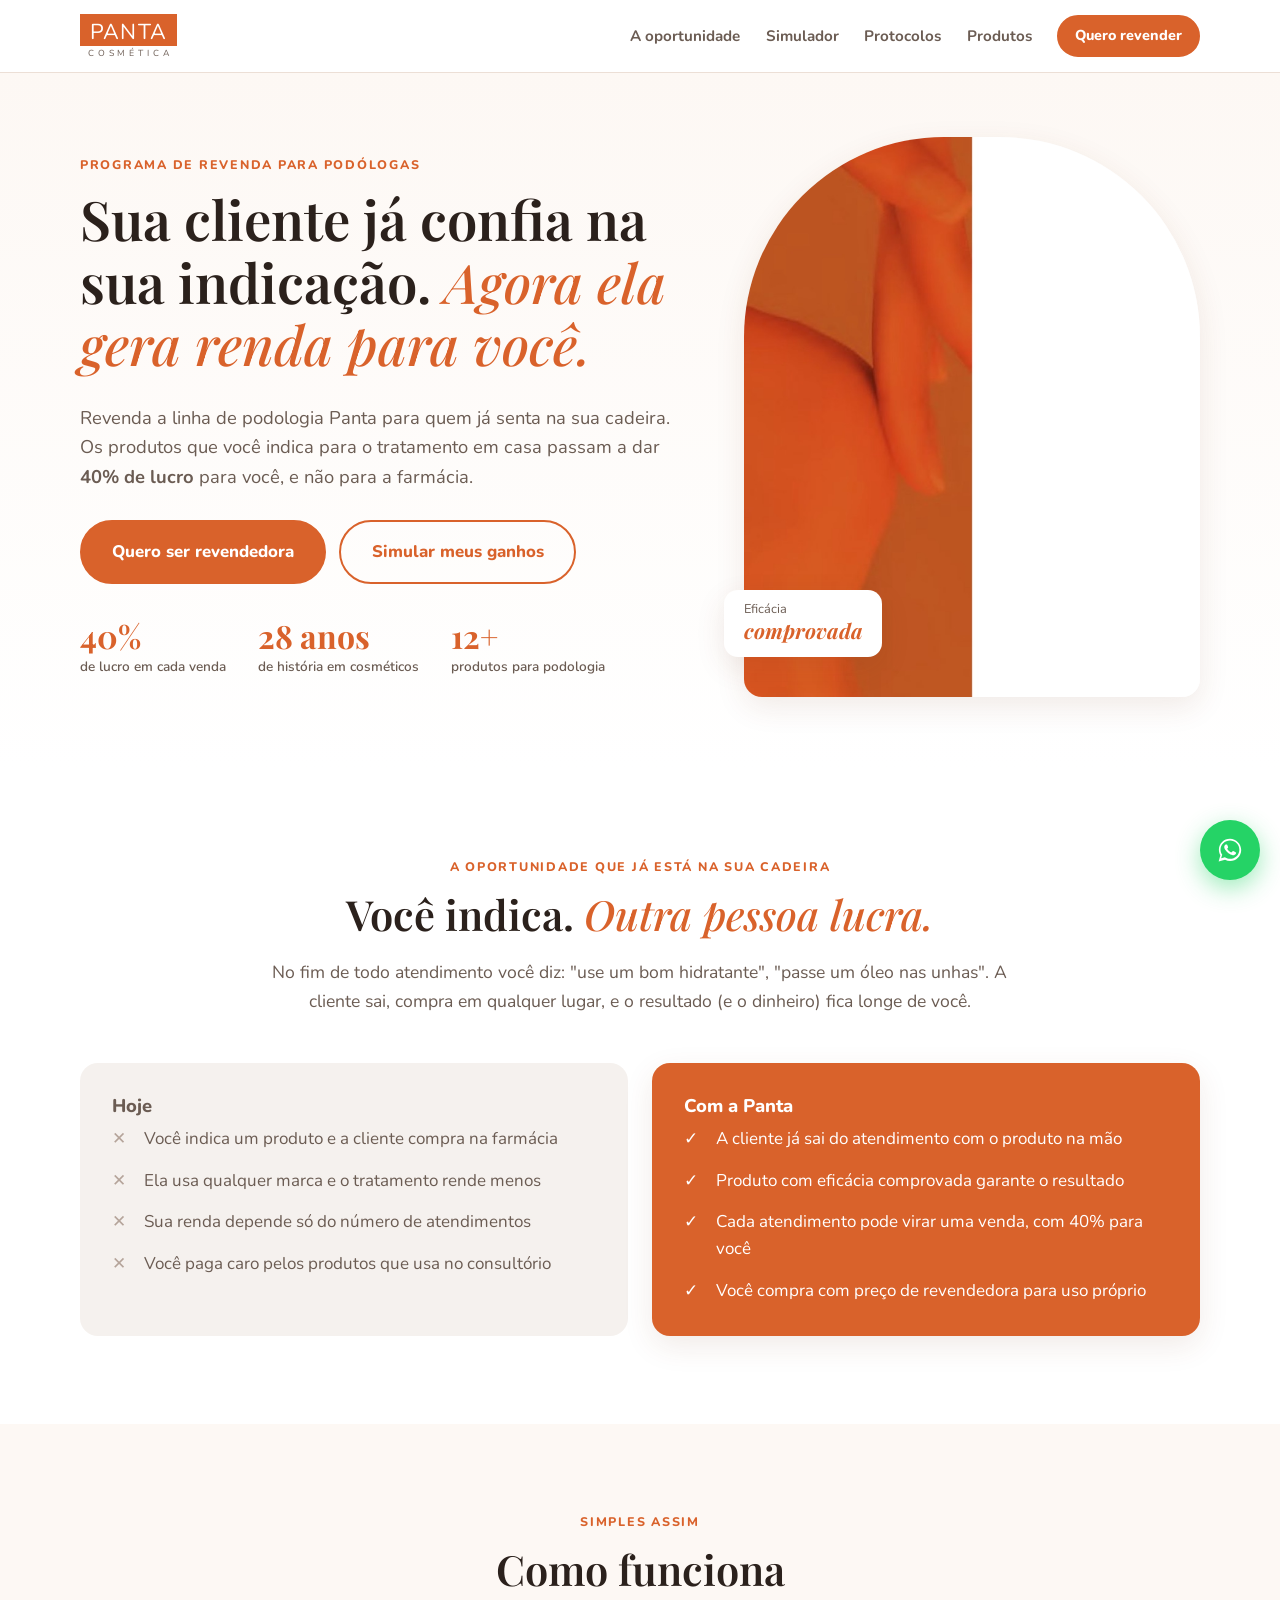
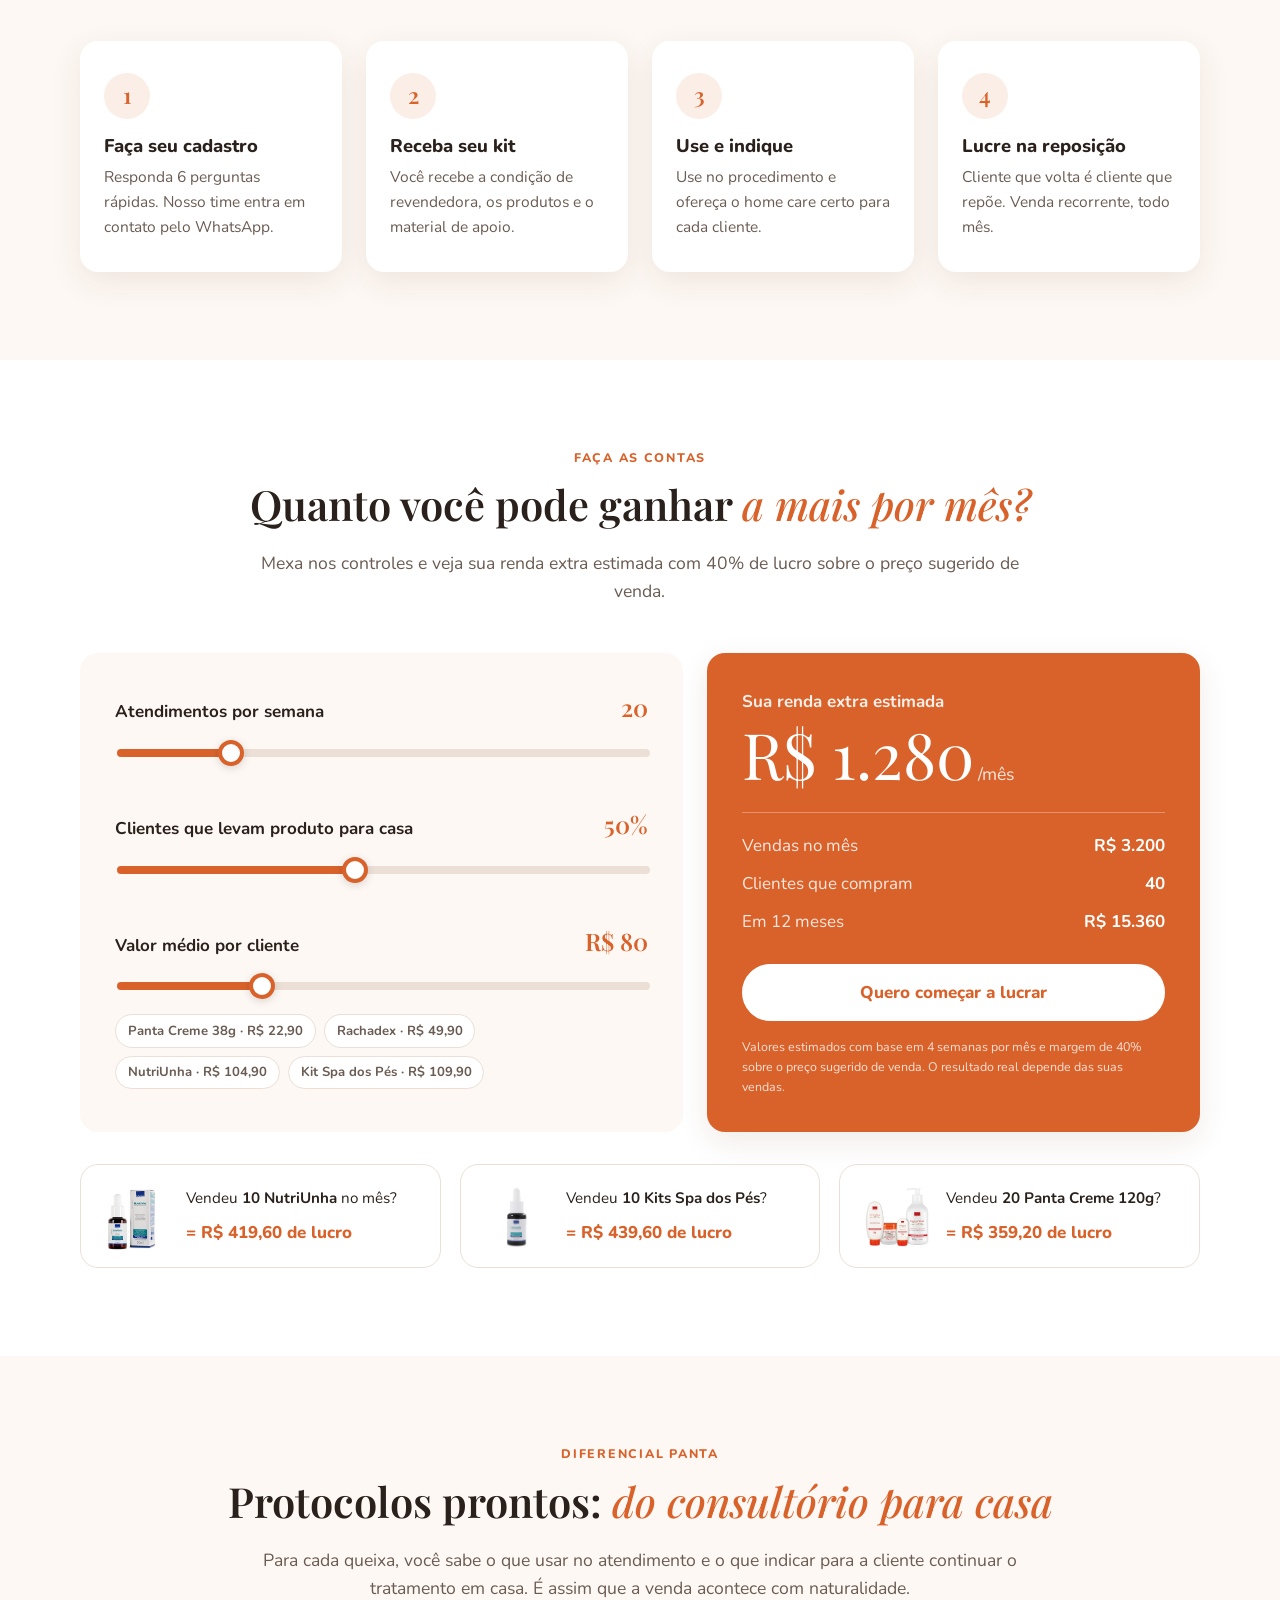
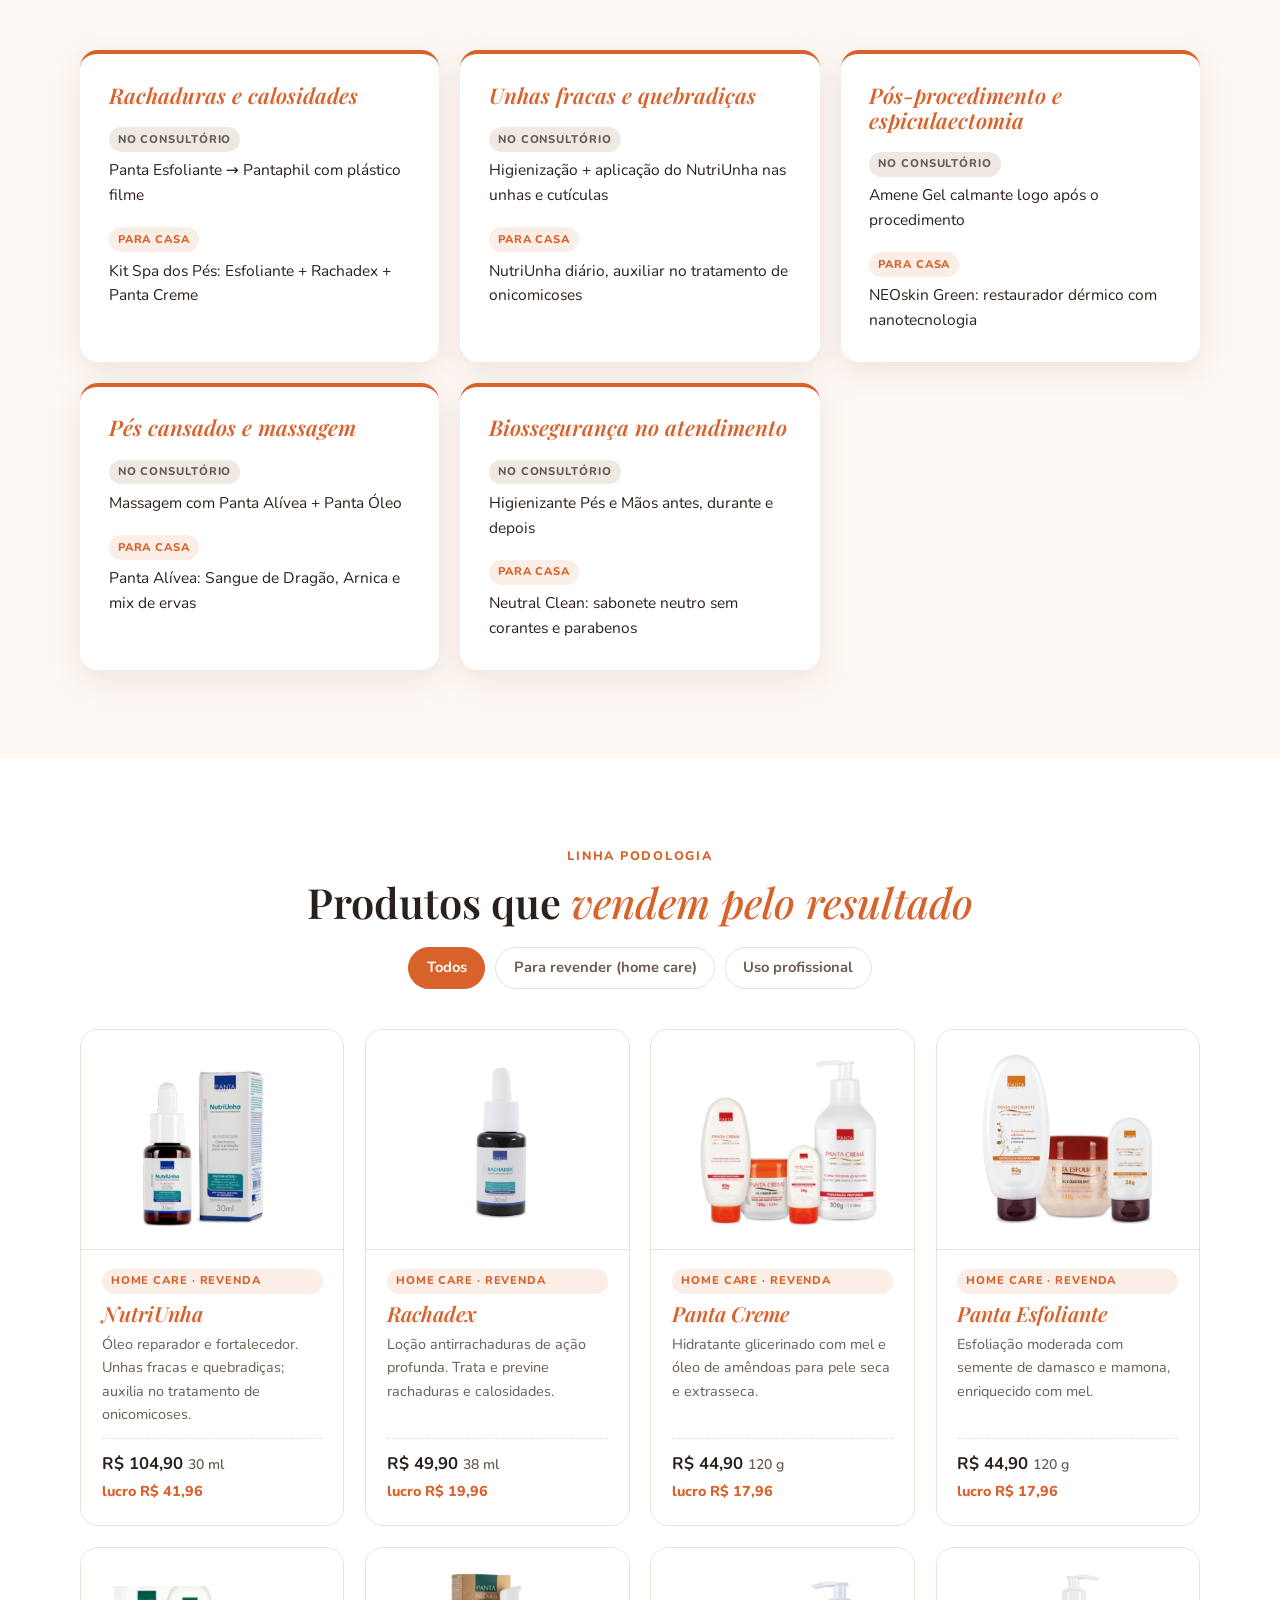
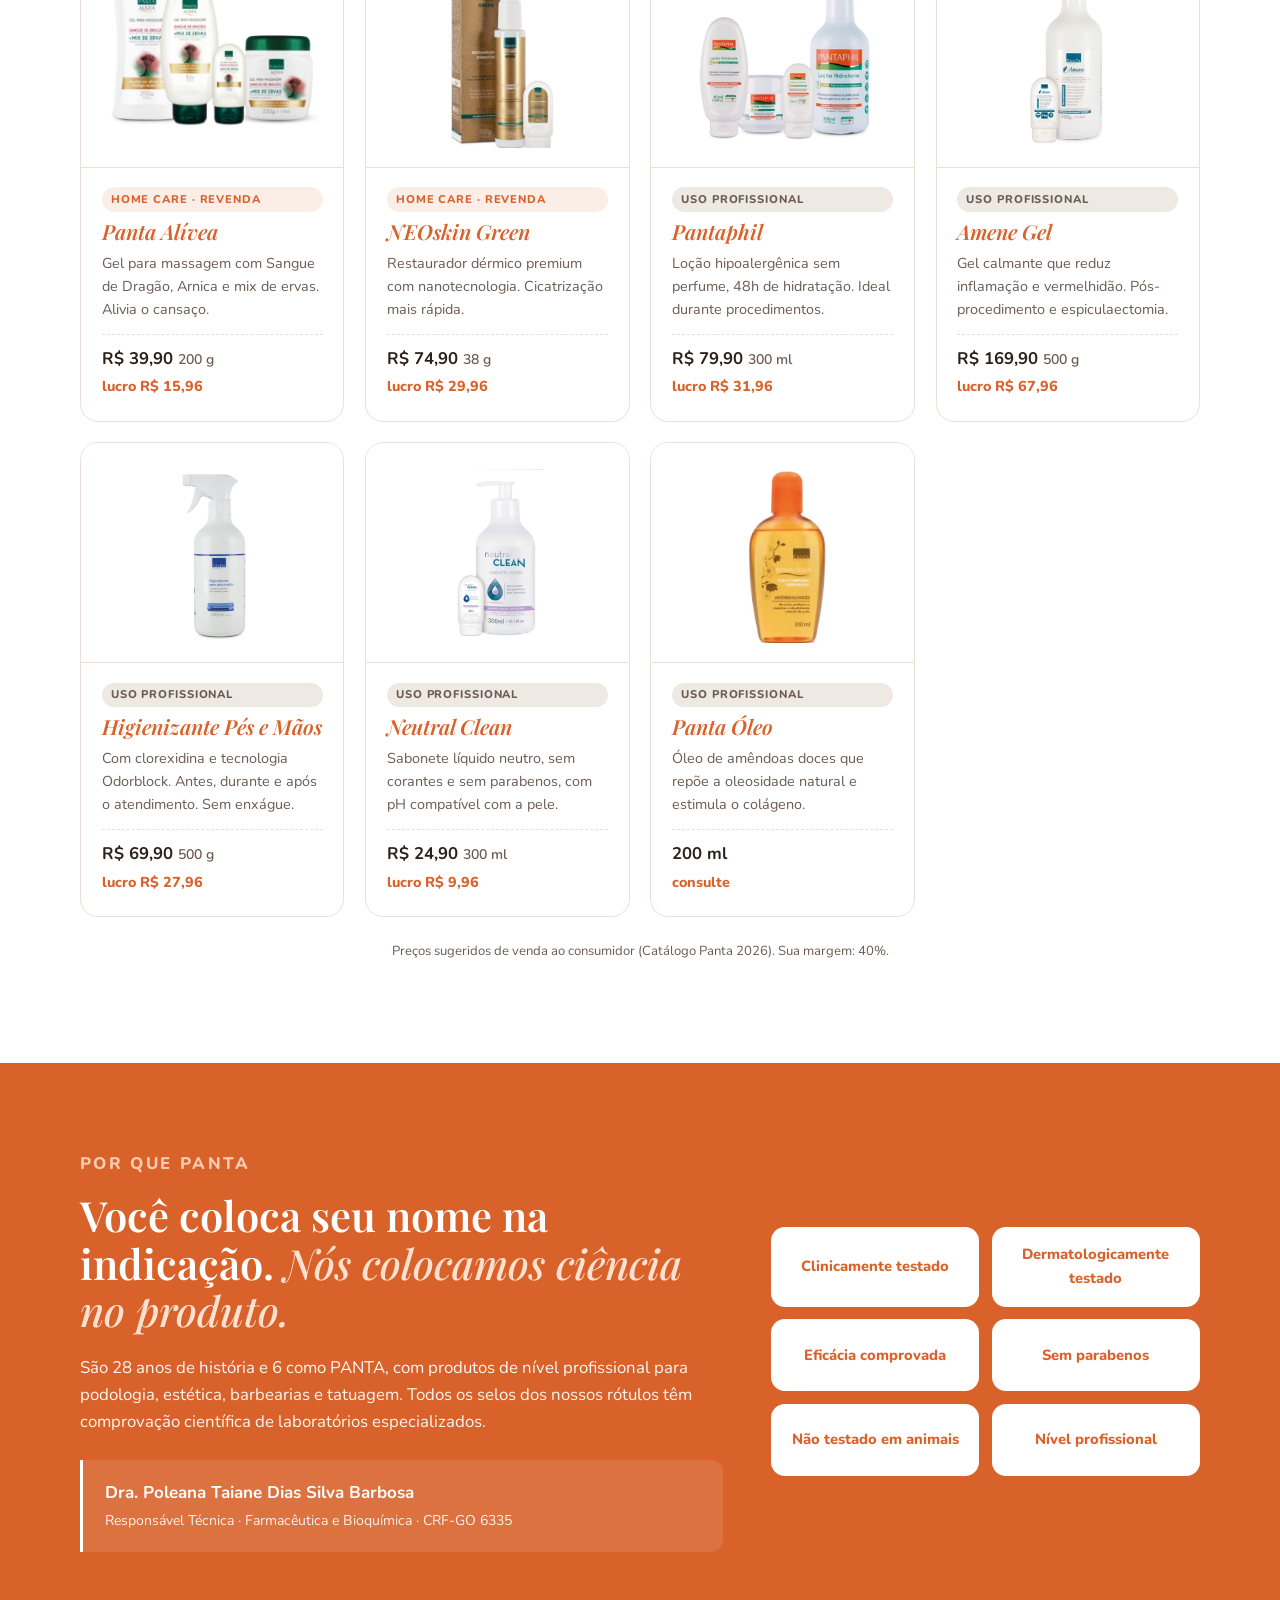
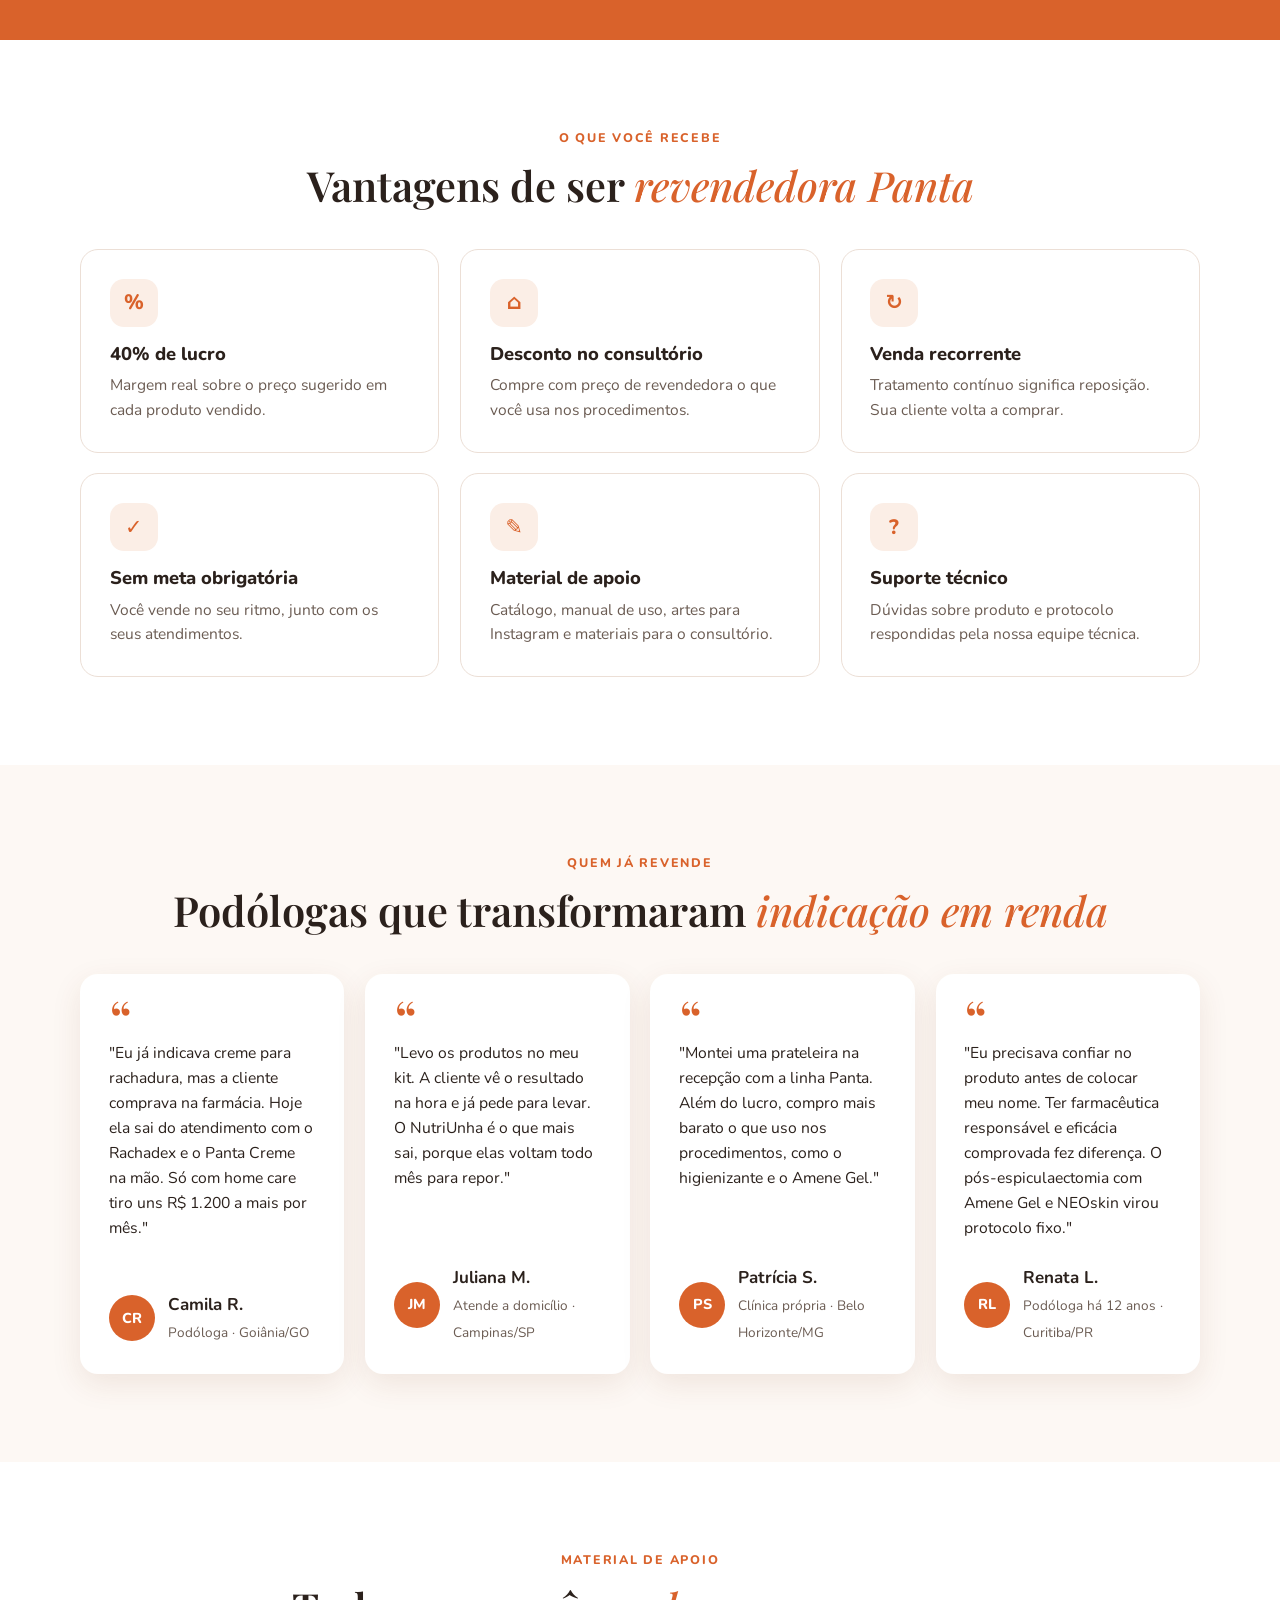
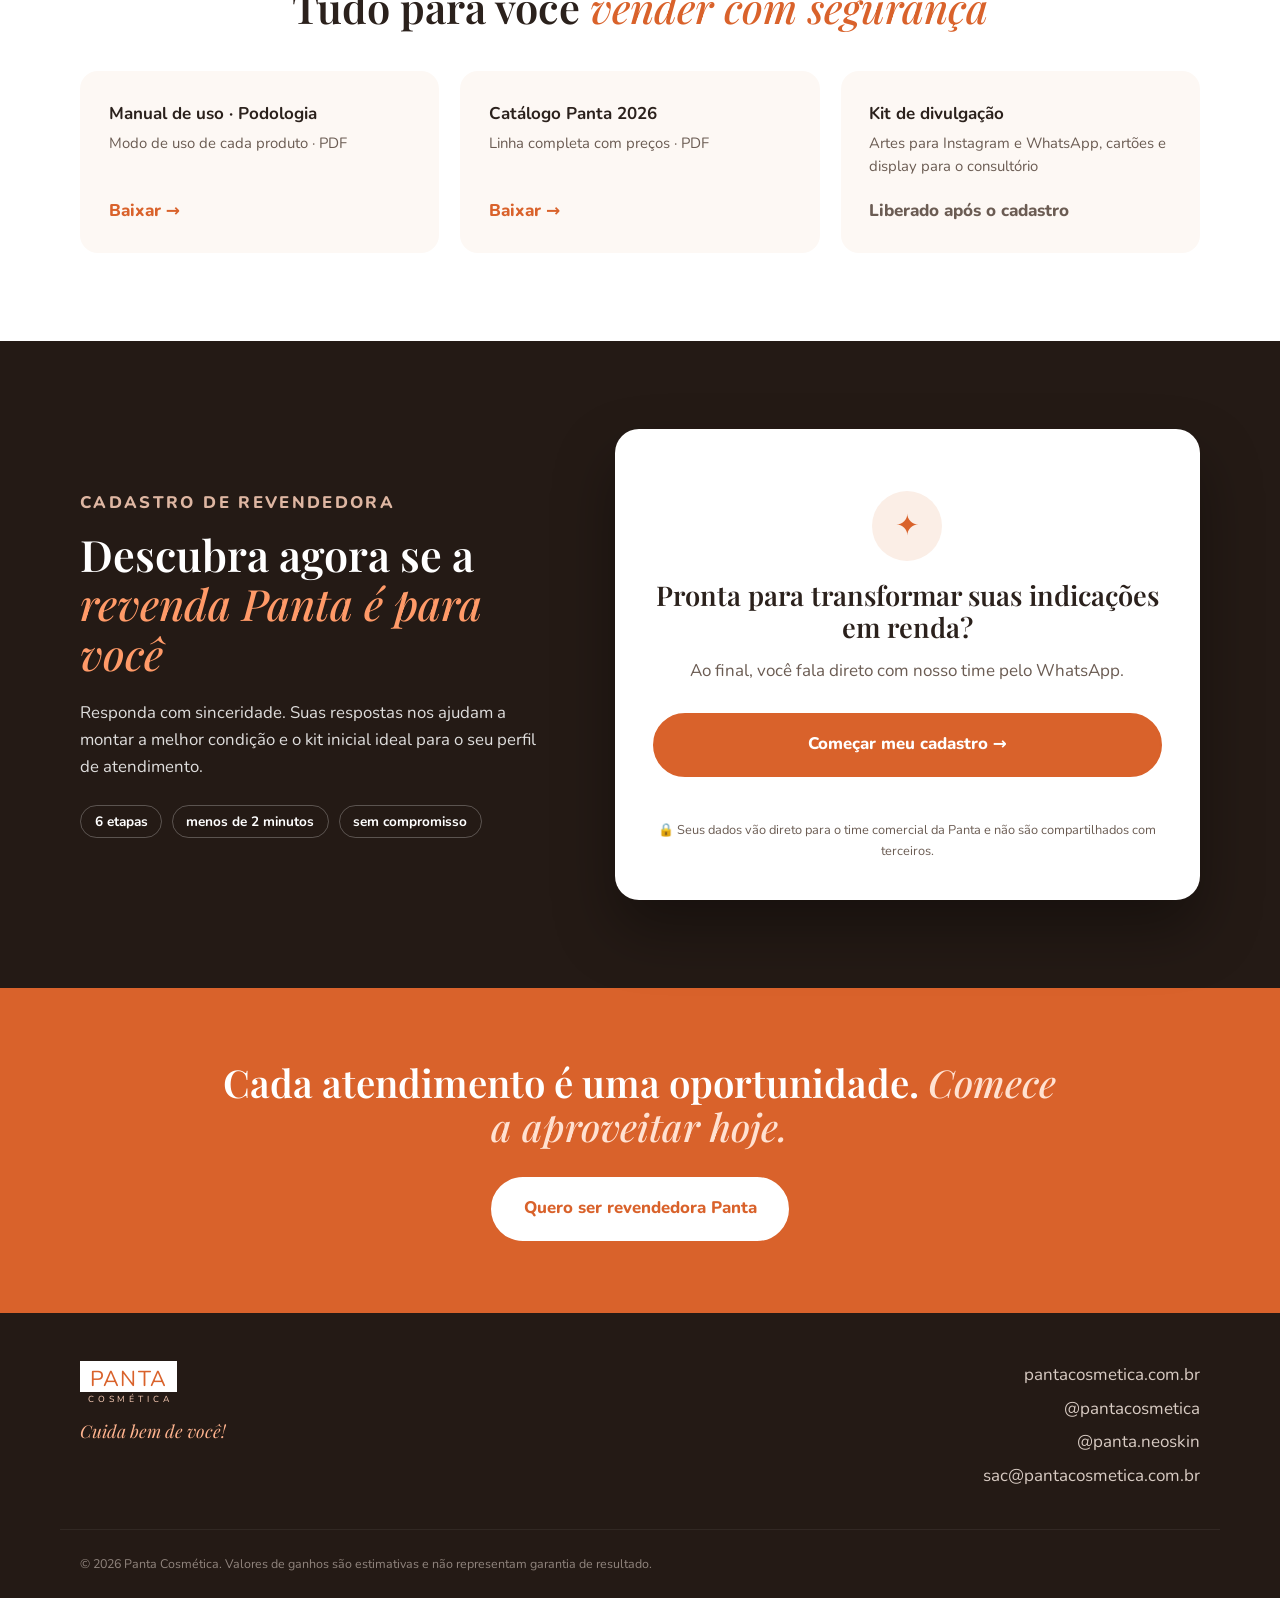
<file: formulario/index.html>
<!DOCTYPE html>
<html lang="pt-BR">
<head>
  <meta charset="UTF-8">
  <meta name="viewport" content="width=device-width, initial-scale=1.0">
  <title>Cadastro de revendedora | Panta Cosmética</title>
  <meta name="description" content="Podóloga, transforme cada atendimento em renda extra. Revenda a linha de podologia Panta Cosmética para suas clientes com 40% de lucro.">
  <meta property="og:title" content="Podóloga, sua indicação vale dinheiro | Panta Cosmética">
  <meta property="og:description" content="Revenda produtos de podologia com eficácia comprovada para suas clientes e ganhe 40% em cada venda.">
  <meta property="og:image" content="../assets/img/hero-pes.jpg">
  <meta property="og:type" content="website">
  <meta name="robots" content="noindex">
  <link rel="icon" href="../assets/img/favicon.svg" type="image/svg+xml">
  <link rel="icon" href="../assets/img/favicon-32.png" sizes="32x32" type="image/png">
  <link rel="apple-touch-icon" href="../assets/img/apple-touch-icon.png">
  <meta name="theme-color" content="#d9622b">
  <link rel="preconnect" href="https://fonts.googleapis.com">
  <link rel="preconnect" href="https://fonts.gstatic.com" crossorigin>
  <link href="https://fonts.googleapis.com/css2?family=Playfair+Display:ital,wght@0,600;1,500;1,600&family=Nunito:wght@400;600;700;800&display=swap" rel="stylesheet">
  <link rel="stylesheet" href="../css/style.css?v=12">
  <!-- Meta Pixel Code -->
  <script>
  !function(f,b,e,v,n,t,s)
  {if(f.fbq)return;n=f.fbq=function(){n.callMethod?
  n.callMethod.apply(n,arguments):n.queue.push(arguments)};
  if(!f._fbq)f._fbq=n;n.push=n;n.loaded=!0;n.version='2.0';
  n.queue=[];t=b.createElement(e);t.async=!0;
  t.src=v;s=b.getElementsByTagName(e)[0];
  s.parentNode.insertBefore(t,s)}(window, document,'script',
  'https://connect.facebook.net/en_US/fbevents.js');
  fbq('init', '495726663063494');
  fbq('track', 'PageView');
  fbq('track', 'Lead'); // chegou em /formulario/ = enviou o contato
  </script>
  <!-- End Meta Pixel Code -->
  <!-- TODO: inserir aqui o Google Analytics, se for usar -->

</head>
<body data-page="formulario" data-base="../">
<noscript><img height="1" width="1" style="display:none" src="https://www.facebook.com/tr?id=495726663063494&ev=PageView&noscript=1" alt=""></noscript>

<header class="header" id="topo">
  <div class="container header__inner">
    <a href="../" class="logo" aria-label="Panta Cosmética · voltar ao site">
      <span class="logo__box">PANTA</span>
      <span class="logo__sub">COSMÉTICA</span>
    </a>
    <a href="../" class="header__back">← Voltar ao site</a>
  </div>
</header>

<main>
<section class="section section--dark page-quiz" id="cadastro">
  <div class="container quiz-wrap">
    <div class="quiz-intro">
      <p class="eyebrow eyebrow--light">Cadastro de revendedora</p>
      <h2>Falta pouco, <em><span id="leadNome">podóloga</span>!</em></h2>
      <p>Recebemos seu contato. Agora responda 5 perguntas rápidas para montarmos a melhor condição e o kit inicial ideal para o seu perfil de atendimento.</p>
      <ul class="quiz-meta">
        <li>5 perguntas</li><li>menos de 1 minuto</li><li>sem compromisso</li>
      </ul>
    </div>

    <form class="quiz" id="quiz" novalidate>
      <!-- P2 -->
      <fieldset class="quiz__screen is-active" data-step="2">
                <legend><span class="quiz__counter">Etapa 2 de 6</span>Há quanto tempo você atua como podóloga?</legend>
        <div class="options">
          <label class="option"><input type="radio" name="tempo" value="Estou me formando"><span>Estou me formando</span></label>
          <label class="option"><input type="radio" name="tempo" value="Menos de 2 anos"><span>Menos de 2 anos</span></label>
          <label class="option"><input type="radio" name="tempo" value="De 2 a 5 anos"><span>De 2 a 5 anos</span></label>
          <label class="option"><input type="radio" name="tempo" value="Mais de 5 anos"><span>Mais de 5 anos</span></label>
        </div>
      </fieldset>

      <!-- P3 -->
      <fieldset class="quiz__screen" data-step="3">
                <legend><span class="quiz__counter">Etapa 3 de 6</span>Onde você atende suas clientes?</legend>
        <div class="options">
          <label class="option"><input type="radio" name="local" value="Clínica / consultório próprio"><span>Clínica ou consultório próprio</span></label>
          <label class="option"><input type="radio" name="local" value="Atendo a domicílio"><span>Atendo a domicílio</span></label>
          <label class="option"><input type="radio" name="local" value="Clínica / salão de terceiros"><span>Em clínica ou salão de terceiros</span></label>
          <label class="option"><input type="radio" name="local" value="Mais de um formato"><span>Mais de um formato</span></label>
        </div>
      </fieldset>

      <!-- P4 -->
      <fieldset class="quiz__screen" data-step="4">
                <legend><span class="quiz__counter">Etapa 4 de 6</span>Quantos atendimentos você faz por semana?</legend>
        <div class="options">
          <label class="option"><input type="radio" name="atendimentos" value="Até 10"><span>Até 10</span></label>
          <label class="option"><input type="radio" name="atendimentos" value="De 10 a 25"><span>De 10 a 25</span></label>
          <label class="option"><input type="radio" name="atendimentos" value="De 25 a 50"><span>De 25 a 50</span></label>
          <label class="option"><input type="radio" name="atendimentos" value="Mais de 50"><span>Mais de 50</span></label>
        </div>
      </fieldset>

      <!-- P5 -->
      <fieldset class="quiz__screen" data-step="5">
                <legend><span class="quiz__counter">Etapa 5 de 6</span>Hoje você vende produtos para suas clientes?</legend>
        <div class="options">
          <label class="option"><input type="radio" name="vende" value="Sim, de outra marca"><span>Sim, de outra marca</span></label>
          <label class="option"><input type="radio" name="vende" value="Indico, mas não vendo"><span>Indico, mas não vendo</span></label>
          <label class="option"><input type="radio" name="vende" value="Ainda não"><span>Ainda não, quero começar</span></label>
        </div>
      </fieldset>

      <!-- P6 (última: não avança sozinha; o envio abre o WhatsApp) -->
      <fieldset class="quiz__screen" data-step="6">
                <legend><span class="quiz__counter">Etapa 6 de 6</span>Qual é o seu principal objetivo com a Panta?</legend>
        <div class="options" data-final>
          <label class="option"><input type="radio" name="objetivo" value="Ter uma renda extra"><span>Ter uma renda extra</span></label>
          <label class="option"><input type="radio" name="objetivo" value="Comprar com desconto para o consultório"><span>Comprar com desconto para o consultório</span></label>
          <label class="option"><input type="radio" name="objetivo" value="Os dois"><span>Os dois</span></label>
        </div>
        <button type="submit" class="btn btn--whats btn--lg btn--block quiz__submit">
          <svg viewBox="0 0 32 32" width="22" height="22" aria-hidden="true"><use href="#icon-whats"/></svg>
          Enviar e falar no WhatsApp
        </button>
      </fieldset>

      <div class="quiz__footer" id="quizFooter">
        <button type="button" class="quiz__back" data-prev>← Voltar</button>
        <div class="quiz__progress"><span id="quizBar"></span></div>
      </div>
      <p class="quiz__privacy">🔒 Seus dados vão direto para o time comercial da Panta e não são compartilhados com terceiros.</p>
    </form>
  </div>
</section>

</main>

<!-- ============ FOOTER ============ -->
<footer class="footer">
  <div class="container footer__inner">
    <div>
      <a href="../" class="logo logo--light"><span class="logo__box">PANTA</span><span class="logo__sub">COSMÉTICA</span></a>
      <p class="footer__slogan">Cuida bem de você!</p>
    </div>
    <div class="footer__links">
      <a href="https://www.pantacosmetica.com.br" target="_blank" rel="noopener">pantacosmetica.com.br</a>
      <a href="https://instagram.com/pantacosmetica" target="_blank" rel="noopener">@pantacosmetica</a>
      <a href="https://instagram.com/panta.neoskin" target="_blank" rel="noopener">@panta.neoskin</a>
      <span>sac@pantacosmetica.com.br</span>
    </div>
  </div>
  <p class="footer__legal container">© <span id="year"></span> Panta Cosmética. Valores de ganhos são estimativas e não representam garantia de resultado.</p>
</footer>

<svg width="0" height="0" style="position:absolute" aria-hidden="true">
  <symbol id="icon-whats" viewBox="0 0 32 32"><path fill="currentColor" d="M16 3C9 3 3.3 8.6 3.3 15.6c0 2.2.6 4.4 1.7 6.3L3 29l7.3-1.9c1.8 1 3.8 1.5 5.8 1.5 7 0 12.7-5.6 12.7-12.6S23 3 16 3zm0 23.1c-1.9 0-3.8-.5-5.4-1.5l-.4-.2-4.3 1.1 1.2-4.2-.3-.4c-1.1-1.7-1.6-3.6-1.6-5.6C5.2 9.8 10 5.1 16 5.1s10.7 4.7 10.7 10.5S21.9 26.1 16 26.1zm5.9-7.9c-.3-.2-1.9-.9-2.2-1s-.5-.2-.7.2-.8 1-1 1.2-.4.2-.7.1c-.3-.2-1.4-.5-2.6-1.6-1-.9-1.6-1.9-1.8-2.2s0-.5.1-.6l.5-.6c.2-.2.2-.4.3-.6s0-.4 0-.6l-1-2.4c-.3-.6-.5-.5-.7-.5h-.6c-.2 0-.6.1-.9.4s-1.2 1.1-1.2 2.7 1.2 3.2 1.4 3.4c.2.2 2.4 3.6 5.7 5 .8.3 1.4.5 1.9.7.8.3 1.5.2 2.1.1.6-.1 1.9-.8 2.2-1.5s.3-1.4.2-1.5c-.1-.2-.3-.3-.6-.4z"/></symbol>
</svg>

<script src="../js/main.js?v=12"></script>
</body>
</html>
</file>
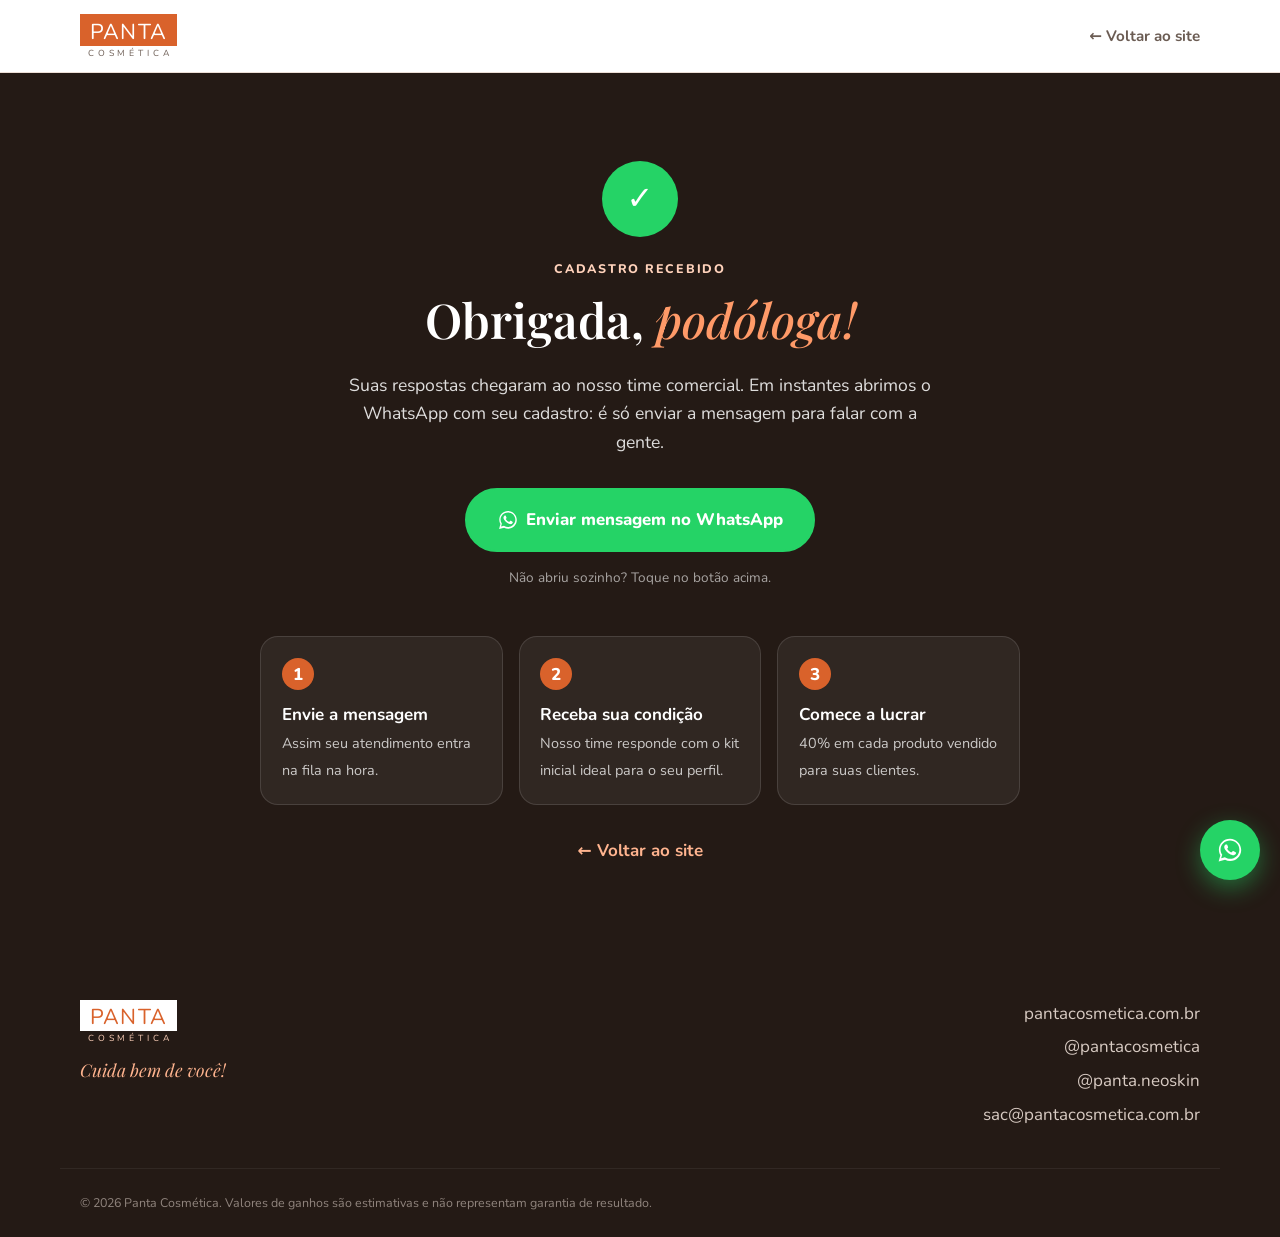
<file: obrigado/index.html>
<!DOCTYPE html>
<html lang="pt-BR">
<head>
  <meta charset="UTF-8">
  <meta name="viewport" content="width=device-width, initial-scale=1.0">
  <title>Cadastro recebido | Panta Cosmética</title>
  <meta name="description" content="Podóloga, transforme cada atendimento em renda extra. Revenda a linha de podologia Panta Cosmética para suas clientes com 40% de lucro.">
  <meta property="og:title" content="Podóloga, sua indicação vale dinheiro | Panta Cosmética">
  <meta property="og:description" content="Revenda produtos de podologia com eficácia comprovada para suas clientes e ganhe 40% em cada venda.">
  <meta property="og:image" content="../assets/img/hero-pes.jpg">
  <meta property="og:type" content="website">
  <meta name="robots" content="noindex">
  <link rel="icon" href="../assets/img/favicon.svg" type="image/svg+xml">
  <link rel="icon" href="../assets/img/favicon-32.png" sizes="32x32" type="image/png">
  <link rel="apple-touch-icon" href="../assets/img/apple-touch-icon.png">
  <meta name="theme-color" content="#d9622b">
  <link rel="preconnect" href="https://fonts.googleapis.com">
  <link rel="preconnect" href="https://fonts.gstatic.com" crossorigin>
  <link href="https://fonts.googleapis.com/css2?family=Playfair+Display:ital,wght@0,600;1,500;1,600&family=Nunito:wght@400;600;700;800&display=swap" rel="stylesheet">
  <link rel="stylesheet" href="../css/style.css?v=12">
  <!-- Meta Pixel Code -->
  <script>
  !function(f,b,e,v,n,t,s)
  {if(f.fbq)return;n=f.fbq=function(){n.callMethod?
  n.callMethod.apply(n,arguments):n.queue.push(arguments)};
  if(!f._fbq)f._fbq=n;n.push=n;n.loaded=!0;n.version='2.0';
  n.queue=[];t=b.createElement(e);t.async=!0;
  t.src=v;s=b.getElementsByTagName(e)[0];
  s.parentNode.insertBefore(t,s)}(window, document,'script',
  'https://connect.facebook.net/en_US/fbevents.js');
  fbq('init', '495726663063494');
  fbq('track', 'PageView');
  fbq('track', 'CompleteRegistration'); // chegou em /obrigado/ = terminou o cadastro
  </script>
  <!-- End Meta Pixel Code -->
  <!-- TODO: inserir aqui o Google Analytics, se for usar -->

</head>
<body data-page="obrigado" data-base="../">
<noscript><img height="1" width="1" style="display:none" src="https://www.facebook.com/tr?id=495726663063494&ev=PageView&noscript=1" alt=""></noscript>

<header class="header" id="topo">
  <div class="container header__inner">
    <a href="../" class="logo" aria-label="Panta Cosmética · voltar ao site">
      <span class="logo__box">PANTA</span>
      <span class="logo__sub">COSMÉTICA</span>
    </a>
    <a href="../" class="header__back">← Voltar ao site</a>
  </div>
</header>

<main>
<section class="section section--dark page-thanks">
  <div class="container container--narrow thanks">
    <span class="thanks__icon" aria-hidden="true">✓</span>
    <p class="eyebrow eyebrow--light">Cadastro recebido</p>
    <h1>Obrigada, <em><span id="leadNome">podóloga</span>!</em></h1>
    <p class="thanks__lead">Suas respostas chegaram ao nosso time comercial. Em instantes abrimos o WhatsApp com seu cadastro: é só enviar a mensagem para falar com a gente.</p>
    <a href="#" class="btn btn--whats btn--lg" id="thanksWhats" target="_blank" rel="noopener">
      <svg viewBox="0 0 32 32" width="22" height="22" aria-hidden="true"><use href="#icon-whats"/></svg>
      Enviar mensagem no WhatsApp
    </a>
    <p class="thanks__note">Não abriu sozinho? Toque no botão acima.</p>

    <ol class="thanks__next">
      <li><strong>Envie a mensagem</strong><span>Assim seu atendimento entra na fila na hora.</span></li>
      <li><strong>Receba sua condição</strong><span>Nosso time responde com o kit inicial ideal para o seu perfil.</span></li>
      <li><strong>Comece a lucrar</strong><span>40% em cada produto vendido para suas clientes.</span></li>
    </ol>
    <a href="../" class="thanks__back">← Voltar ao site</a>
  </div>
</section>

</main>

<!-- ============ FOOTER ============ -->
<footer class="footer">
  <div class="container footer__inner">
    <div>
      <a href="../" class="logo logo--light"><span class="logo__box">PANTA</span><span class="logo__sub">COSMÉTICA</span></a>
      <p class="footer__slogan">Cuida bem de você!</p>
    </div>
    <div class="footer__links">
      <a href="https://www.pantacosmetica.com.br" target="_blank" rel="noopener">pantacosmetica.com.br</a>
      <a href="https://instagram.com/pantacosmetica" target="_blank" rel="noopener">@pantacosmetica</a>
      <a href="https://instagram.com/panta.neoskin" target="_blank" rel="noopener">@panta.neoskin</a>
      <span>sac@pantacosmetica.com.br</span>
    </div>
  </div>
  <p class="footer__legal container">© <span id="year"></span> Panta Cosmética. Valores de ganhos são estimativas e não representam garantia de resultado.</p>
</footer>

<a href="#" class="whats-float" id="whatsFloat" target="_blank" rel="noopener" aria-label="Falar no WhatsApp">
  <svg viewBox="0 0 32 32" width="28" height="28" aria-hidden="true"><use href="#icon-whats"/></svg>
</a>

<!-- Janela do botão de WhatsApp: capta o contato antes de abrir a conversa -->
<div class="wa-modal" id="waModal" hidden>
  <div class="wa-modal__backdrop" data-wa-close></div>
  <form class="wa-modal__card" id="waForm" role="dialog" aria-modal="true" aria-labelledby="waTitle" novalidate>
    <button type="button" class="wa-modal__close" data-wa-close aria-label="Fechar">×</button>
    <span class="wa-modal__icon" aria-hidden="true">
      <svg viewBox="0 0 32 32" width="26" height="26"><use href="#icon-whats"/></svg>
    </span>
    <h3 id="waTitle">Fale com a Panta no WhatsApp</h3>
    <p>Deixe seu contato para nosso time te atender mais rápido.</p>
    <div class="fields">
      <label class="field"><span>Nome</span><input type="text" name="nome" autocomplete="name" required></label>
      <label class="field"><span>WhatsApp</span><input type="tel" name="whatsapp" autocomplete="tel" placeholder="(00) 00000-0000" required></label>
      <div class="field-row">
        <label class="field"><span>Cidade</span><input type="text" name="cidade" autocomplete="address-level2" required></label>
        <label class="field field--uf"><span>UF</span><input type="text" name="uf" maxlength="2" autocomplete="address-level1" required></label>
      </div>
    </div>
    <p class="quiz__error" id="waError" hidden>Preencha nome, WhatsApp, cidade e UF.</p>
    <button type="submit" class="btn btn--whats btn--lg btn--block">Abrir conversa no WhatsApp</button>
  </form>
</div>

<svg width="0" height="0" style="position:absolute" aria-hidden="true">
  <symbol id="icon-whats" viewBox="0 0 32 32"><path fill="currentColor" d="M16 3C9 3 3.3 8.6 3.3 15.6c0 2.2.6 4.4 1.7 6.3L3 29l7.3-1.9c1.8 1 3.8 1.5 5.8 1.5 7 0 12.7-5.6 12.7-12.6S23 3 16 3zm0 23.1c-1.9 0-3.8-.5-5.4-1.5l-.4-.2-4.3 1.1 1.2-4.2-.3-.4c-1.1-1.7-1.6-3.6-1.6-5.6C5.2 9.8 10 5.1 16 5.1s10.7 4.7 10.7 10.5S21.9 26.1 16 26.1zm5.9-7.9c-.3-.2-1.9-.9-2.2-1s-.5-.2-.7.2-.8 1-1 1.2-.4.2-.7.1c-.3-.2-1.4-.5-2.6-1.6-1-.9-1.6-1.9-1.8-2.2s0-.5.1-.6l.5-.6c.2-.2.2-.4.3-.6s0-.4 0-.6l-1-2.4c-.3-.6-.5-.5-.7-.5h-.6c-.2 0-.6.1-.9.4s-1.2 1.1-1.2 2.7 1.2 3.2 1.4 3.4c.2.2 2.4 3.6 5.7 5 .8.3 1.4.5 1.9.7.8.3 1.5.2 2.1.1.6-.1 1.9-.8 2.2-1.5s.3-1.4.2-1.5c-.1-.2-.3-.3-.6-.4z"/></symbol>
</svg>

<script src="../js/main.js?v=12"></script>
</body>
</html>
</file>
<file: css/style.css>
/* ===== Panta · Revenda para Podólogas ===== */
:root {
  --orange: #d9622b;
  --orange-dark: #b84d1c;
  --orange-soft: #fbeee6;
  --cream: #fdf8f4;
  --ink: #2b211c;
  --ink-soft: #6b5c53;
  --line: #ecdfd6;
  --white: #fff;
  --dark: #241a15;
  --radius: 18px;
  --shadow: 0 10px 30px rgba(120, 60, 25, .10);
  --serif: "Playfair Display", Georgia, "Times New Roman", serif;
  --sans: "Nunito", system-ui, -apple-system, "Segoe UI", sans-serif;
}

*, *::before, *::after { box-sizing: border-box; }
html { scroll-behavior: smooth; scroll-padding-top: 80px; }
body { margin: 0; font-family: var(--sans); color: var(--ink); background: var(--white); line-height: 1.6; font-size: 17px; -webkit-font-smoothing: antialiased; }
img { max-width: 100%; display: block; }
a { color: inherit; }
h1, h2, h3 { line-height: 1.15; margin: 0 0 .5em; }
h1, h2 { font-family: var(--serif); font-weight: 600; }
h1 em, h2 em { font-style: italic; color: var(--orange); font-weight: 500; }
h3 { font-size: 1.15rem; font-weight: 800; }
[hidden] { display: none !important; }

.container { width: 100%; max-width: 1160px; margin: 0 auto; padding-inline: 20px; }
.container--narrow { max-width: 800px; }
.center { text-align: center; }

.eyebrow { text-transform: uppercase; letter-spacing: .14em; font-size: .78rem; font-weight: 800; color: var(--orange); margin: 0 0 .8rem; }
.eyebrow--light { color: #ffd2bb; }

/* ---- Botões ---- */
.btn { display: inline-flex; align-items: center; justify-content: center; gap: .4em; background: var(--orange); color: var(--white); text-decoration: none; font-weight: 800; border: 2px solid var(--orange); border-radius: 999px; padding: .75em 1.5em; cursor: pointer; font: inherit; font-weight: 800; transition: background .2s, transform .2s, box-shadow .2s; }
.btn:hover { background: var(--orange-dark); border-color: var(--orange-dark); transform: translateY(-2px); box-shadow: 0 8px 20px rgba(217, 98, 43, .3); }
.btn--lg { padding: 1em 1.8em; font-size: 1.05rem; }
.btn--sm { padding: .5em 1.1em; font-size: .9rem; }
.btn--ghost { background: transparent; color: var(--orange); }
.btn--ghost:hover { color: var(--white); }
.btn--light { background: var(--white); color: var(--orange); border-color: var(--white); }
.btn--light:hover { background: var(--cream); border-color: var(--cream); color: var(--orange-dark); }
.btn--block { width: 100%; }

/* ---- Logo ---- */
.logo { display: inline-flex; flex-direction: column; align-items: center; text-decoration: none; line-height: 1; }
.logo__box { background: var(--orange); color: var(--white); font-weight: 400; letter-spacing: .06em; font-size: 1.35rem; padding: .35em .45em .1em; }
.logo__sub { font-size: .55rem; letter-spacing: .45em; margin-top: .35em; color: var(--ink-soft); padding-left: .45em; }
.logo--light .logo__box { background: var(--white); color: var(--orange); }
.logo--light .logo__sub { color: #ffd2bb; }

/* ---- Header ---- */
.header { position: sticky; top: 0; z-index: 50; background: rgba(255, 255, 255, .94); backdrop-filter: blur(10px); border-bottom: 1px solid var(--line); }
.header__inner { display: flex; align-items: center; justify-content: space-between; height: 72px; }
.nav { display: flex; align-items: center; gap: 1.6rem; }
.nav a:not(.btn) { text-decoration: none; font-weight: 700; font-size: .95rem; color: var(--ink-soft); }
.nav a:not(.btn):hover { color: var(--orange); }
.nav-toggle { display: none; background: none; border: 0; padding: 8px; cursor: pointer; }
.nav-toggle span { display: block; width: 24px; height: 2px; background: var(--ink); margin: 5px 0; transition: .3s; }

/* ---- Hero ---- */
.hero { background: linear-gradient(180deg, var(--cream), var(--white)); overflow: hidden; }
.hero__inner { display: grid; grid-template-columns: 1.15fr .85fr; gap: 3rem; align-items: center; padding-block: 4rem 4.5rem; }
.hero h1 { font-size: clamp(2.1rem, 4.4vw, 3.4rem); }
.hero__lead { font-size: 1.15rem; color: var(--ink-soft); max-width: 38em; }
.hero__ctas { display: flex; flex-wrap: wrap; gap: .8rem; margin: 1.8rem 0 2.2rem; }
.hero__stats { list-style: none; padding: 0; margin: 0; display: flex; flex-wrap: wrap; gap: 2rem; }
.hero__stats strong { display: block; font-family: var(--serif); font-size: 2rem; color: var(--orange); line-height: 1; }
.hero__stats span { font-size: .85rem; color: var(--ink-soft); font-weight: 600; }
.hero__media { position: relative; }
.hero__media img { width: 100%; max-height: 560px; object-fit: cover; object-position: center 35%; border-radius: 200px 200px var(--radius) var(--radius); box-shadow: var(--shadow); }
.hero__badge { position: absolute; left: -20px; bottom: 40px; background: var(--white); border-radius: 14px; padding: .8rem 1.2rem; box-shadow: var(--shadow); line-height: 1.2; }
.hero__badge span { display: block; font-size: .8rem; color: var(--ink-soft); }
.hero__badge strong { font-family: var(--serif); font-style: italic; color: var(--orange); font-size: 1.3rem; }

/* ---- Sections ---- */
.section { padding-block: 5.5rem; }
.section h2 { font-size: clamp(1.8rem, 3.4vw, 2.6rem); }
.section__lead { max-width: 44em; margin: 0 auto 3rem; color: var(--ink-soft); font-size: 1.1rem; }
.section--soft { background: var(--cream); }
.section--orange { background: var(--orange); color: var(--white); }
.section--orange h2 em { color: #ffe1d1; }
.section--dark { background: var(--dark); color: var(--white); }
.section--dark h2 em { color: #ff9a68; }

/* ---- Comparação ---- */
.compare { display: grid; grid-template-columns: 1fr 1fr; gap: 1.5rem; }
.compare__col { border-radius: var(--radius); padding: 2rem; }
.compare__col ul { list-style: none; padding: 0; margin: 0; display: grid; gap: .9rem; }
.compare__col li { padding-left: 2rem; position: relative; }
.compare__col--before { background: #f5f1ee; color: var(--ink-soft); }
.compare__col--before li::before { content: "✕"; position: absolute; left: 0; color: #b5a49a; font-weight: 800; }
.compare__col--after { background: var(--orange); color: var(--white); box-shadow: var(--shadow); }
.compare__col--after li::before { content: "✓"; position: absolute; left: 0; font-weight: 800; }

/* ---- Passos ---- */
.steps { list-style: none; padding: 0; margin: 3rem 0 0; display: grid; grid-template-columns: repeat(4, 1fr); gap: 1.5rem; counter-reset: s; }
.steps li { background: var(--white); border-radius: var(--radius); padding: 2rem 1.5rem; box-shadow: var(--shadow); }
.steps__num { display: inline-grid; place-items: center; width: 46px; height: 46px; border-radius: 50%; background: var(--orange-soft); color: var(--orange); font-family: var(--serif); font-size: 1.4rem; font-weight: 600; margin-bottom: 1rem; }
.steps p { margin: 0; color: var(--ink-soft); font-size: .97rem; }

/* ---- Simulador ---- */
.sim { display: grid; grid-template-columns: 1.1fr .9fr; gap: 1.5rem; align-items: stretch; }
.sim__controls { background: var(--cream); border-radius: var(--radius); padding: 2.2rem; display: grid; gap: 2rem; }
.sim__field label { display: flex; justify-content: space-between; align-items: baseline; gap: 1rem; font-weight: 700; margin-bottom: .7rem; }
.sim__field output { font-family: var(--serif); font-size: 1.5rem; color: var(--orange); font-weight: 600; white-space: nowrap; }
input[type=range] { width: 100%; appearance: none; -webkit-appearance: none; height: 8px; border-radius: 999px; background: linear-gradient(to right, var(--orange) var(--fill, 50%), var(--line) var(--fill, 50%)); outline-offset: 6px; }
input[type=range]::-webkit-slider-thumb { -webkit-appearance: none; width: 26px; height: 26px; border-radius: 50%; background: var(--white); border: 4px solid var(--orange); cursor: pointer; box-shadow: 0 2px 8px rgba(0,0,0,.15); }
input[type=range]::-moz-range-thumb { width: 20px; height: 20px; border-radius: 50%; background: var(--white); border: 4px solid var(--orange); cursor: pointer; }
.sim__chips { display: flex; flex-wrap: wrap; gap: .5rem; margin-top: 1rem; }
.chip { font: inherit; font-size: .82rem; font-weight: 700; border: 1.5px solid var(--line); background: var(--white); color: var(--ink-soft); border-radius: 999px; padding: .4em .9em; cursor: pointer; transition: .2s; }
.chip:hover, .chip.is-active { border-color: var(--orange); color: var(--orange); background: var(--orange-soft); }
.sim__result { background: var(--orange); color: var(--white); border-radius: var(--radius); padding: 2.2rem; display: flex; flex-direction: column; box-shadow: var(--shadow); }
.sim__label { margin: 0; font-weight: 700; opacity: .9; }
.sim__value { font-family: var(--serif); font-size: clamp(2.8rem, 6vw, 4rem); line-height: 1.05; margin: .3rem 0 1.5rem; }
.sim__value small { font-size: 1.1rem; font-family: var(--sans); opacity: .85; margin-left: .2em; }
.sim__breakdown { display: grid; gap: .7rem; margin-bottom: 1.8rem; padding-top: 1.2rem; border-top: 1px solid rgba(255,255,255,.3); }
.sim__breakdown div { display: flex; justify-content: space-between; gap: 1rem; }
.sim__breakdown span { opacity: .85; }
.sim__note { font-size: .78rem; opacity: .8; margin: 1rem 0 0; }
.sim__result .btn { margin-top: auto; }

.examples { display: grid; grid-template-columns: repeat(3, 1fr); gap: 1.2rem; margin-top: 2rem; }
.example { display: grid; grid-template-columns: 70px 1fr; grid-template-rows: auto auto; column-gap: 1rem; align-items: center; border: 1px solid var(--line); border-radius: var(--radius); padding: 1rem 1.2rem; }
.example img { grid-row: span 2; width: 70px; height: 70px; object-fit: contain; }
.example p { margin: 0; font-size: .95rem; }
.example span { font-weight: 800; color: var(--orange); }

/* ---- Protocolos ---- */
.protocols { display: grid; grid-template-columns: repeat(auto-fit, minmax(300px, 1fr)); gap: 1.3rem; }
.protocol { background: var(--white); border-radius: var(--radius); padding: 1.8rem; box-shadow: var(--shadow); border-top: 4px solid var(--orange); }
.protocol h3 { font-family: var(--serif); font-style: italic; font-weight: 600; font-size: 1.35rem; color: var(--orange); }
.protocol__row { margin-top: 1rem; }
.protocol__row p { margin: .4rem 0 0; font-size: .97rem; }
.tag { display: inline-block; font-size: .7rem; font-weight: 800; letter-spacing: .08em; text-transform: uppercase; padding: .3em .8em; border-radius: 999px; }
.tag--pro { background: #efe9e4; color: var(--ink-soft); }
.tag--home { background: var(--orange-soft); color: var(--orange); }

/* ---- Produtos ---- */
.filters { display: flex; justify-content: center; flex-wrap: wrap; gap: .6rem; margin: 1rem 0 2.5rem; }
.filter { font: inherit; font-weight: 700; font-size: .92rem; background: var(--white); border: 1.5px solid var(--line); color: var(--ink-soft); padding: .55em 1.2em; border-radius: 999px; cursor: pointer; }
.filter.is-active, .filter:hover { background: var(--orange); border-color: var(--orange); color: var(--white); }
.products { display: grid; grid-template-columns: repeat(auto-fill, minmax(240px, 1fr)); gap: 1.3rem; }
.product { border: 1px solid var(--line); border-radius: var(--radius); overflow: hidden; display: flex; flex-direction: column; background: var(--white); transition: transform .25s, box-shadow .25s; }
.product:hover { transform: translateY(-4px); box-shadow: var(--shadow); }
.product__img { background: #fff; height: 220px; padding: 1.2rem; border-bottom: 1px solid var(--line); overflow: hidden; }
.product__img img { width: 100%; height: 100%; object-fit: contain; object-position: center; }
.product__body { padding: 1.2rem 1.3rem 1.4rem; display: flex; flex-direction: column; gap: .5rem; flex: 1; }
.product__body h3 { font-family: var(--serif); font-style: italic; font-weight: 600; font-size: 1.3rem; color: var(--orange); margin: 0; }
.product__body p { margin: 0; font-size: .9rem; color: var(--ink-soft); flex: 1; }
.product__price { display: flex; flex-direction: column; gap: .15rem; border-top: 1px dashed var(--line); padding-top: .7rem; margin-top: .3rem; font-size: .9rem; }
.product__price strong small { font-weight: 600; color: var(--ink-soft); white-space: nowrap; }
.product__price em { white-space: nowrap; }
.product__price strong { font-size: 1.05rem; }
.product__price em { font-style: normal; color: var(--orange); font-weight: 800; }
.products__note { text-align: center; font-size: .82rem; color: var(--ink-soft); margin-top: 1.5rem; }

/* ---- Por que Panta ---- */
.trust { display: grid; grid-template-columns: 1.2fr .8fr; gap: 3rem; align-items: center; }
.trust__text p { opacity: .95; font-size: 1.05rem; }
.trust__rt { margin-top: 1.5rem; padding: 1.2rem 1.4rem; border-left: 3px solid var(--white); background: rgba(255,255,255,.1); border-radius: 0 12px 12px 0; }
.trust__rt strong { display: block; }
.trust__rt span { font-size: .88rem; opacity: .9; }
.seals { list-style: none; padding: 0; margin: 0; display: grid; grid-template-columns: 1fr 1fr; gap: .8rem; }
.seals li { background: var(--white); color: var(--orange); border-radius: 14px; padding: 1rem; font-weight: 800; font-size: .92rem; text-align: center; display: grid; place-items: center; min-height: 72px; }

/* ---- Benefícios ---- */
.benefits { display: grid; grid-template-columns: repeat(3, 1fr); gap: 1.3rem; margin-top: 2.5rem; }
.benefit { padding: 1.8rem; border-radius: var(--radius); border: 1px solid var(--line); }
.benefit__icon { display: inline-grid; place-items: center; width: 48px; height: 48px; border-radius: 14px; background: var(--orange-soft); color: var(--orange); font-weight: 800; font-size: 1.3rem; margin-bottom: 1rem; }
.benefit p { margin: 0; color: var(--ink-soft); font-size: .97rem; }

/* ---- Depoimentos ---- */
.testimonials { display: grid; grid-template-columns: repeat(auto-fit, minmax(260px, 1fr)); gap: 1.3rem; margin-top: 2.5rem; }
.testimonial { margin: 0; background: var(--white); border-radius: var(--radius); padding: 1.8rem; box-shadow: var(--shadow); display: flex; flex-direction: column; justify-content: space-between; gap: 1.4rem; }
.testimonial blockquote { margin: 0; font-size: .98rem; position: relative; }
.testimonial blockquote::before { content: "“"; display: block; font-family: var(--serif); font-size: 3.5rem; color: var(--orange); line-height: .6; margin-bottom: .3rem; }
.testimonial figcaption { display: flex; align-items: center; gap: .8rem; }
.testimonial figcaption strong { display: block; }
.testimonial figcaption span { font-size: .85rem; color: var(--ink-soft); }
.avatar { flex: none; width: 46px; height: 46px; border-radius: 50%; background: var(--orange); color: var(--white) !important; display: grid; place-items: center; font-weight: 800; font-size: .9rem !important; }

/* ---- Materiais ---- */
.materials { display: grid; grid-template-columns: repeat(3, 1fr); gap: 1.3rem; margin-top: 2.5rem; }
.material { display: flex; flex-direction: column; gap: .3rem; padding: 1.8rem; border-radius: var(--radius); background: var(--cream); text-decoration: none; transition: .2s; }
a.material:hover { background: var(--orange-soft); transform: translateY(-3px); }
.material span { color: var(--ink-soft); font-size: .93rem; flex: 1; }
.material em { font-style: normal; font-weight: 800; color: var(--orange); margin-top: .8rem; }
.material--soon em { color: var(--ink-soft); }

/* ---- Quiz (cadastro) ---- */
.quiz-wrap { display: grid; grid-template-columns: .9fr 1.1fr; gap: 3.5rem; align-items: center; }
.quiz-intro h2 { font-size: clamp(1.9rem, 3.4vw, 2.7rem); }
.quiz-intro p { opacity: .85; font-size: 1.05rem; }
.quiz-meta { list-style: none; padding: 0; margin: 1.5rem 0 0; display: flex; flex-wrap: wrap; gap: .6rem; }
.quiz-meta li { border: 1px solid rgba(255,255,255,.25); border-radius: 999px; padding: .35em 1em; font-size: .85rem; font-weight: 700; }
.quiz { background: var(--white); color: var(--ink); border-radius: 24px; padding: 2.4rem; box-shadow: 0 30px 60px rgba(0,0,0,.35); min-height: 470px; display: flex; flex-direction: column; }
.quiz__screen { display: none; border: 0; margin: 0; padding: 0; min-width: 0; animation: fadeIn .35s ease; }
.quiz__screen.is-active { display: block; }
@keyframes fadeIn { from { opacity: 0; transform: translateX(16px); } to { opacity: 1; transform: none; } }
.quiz__counter { display: block; font-family: var(--sans); line-height: 1.4; text-transform: uppercase; letter-spacing: .14em; font-size: .75rem; font-weight: 800; color: var(--orange); margin: 0 0 .5rem; }
.quiz legend { font-family: var(--serif); font-size: 1.6rem; font-weight: 600; line-height: 1.2; margin-bottom: 1.5rem; padding: 0; }
.options { display: grid; gap: .7rem; }
.option { display: block; cursor: pointer; }
.option input { position: absolute; opacity: 0; pointer-events: none; }
.option span { display: flex; align-items: center; gap: .8rem; padding: 1rem 1.2rem; border: 2px solid var(--line); border-radius: 14px; font-weight: 700; transition: .15s; }
.option span::before { content: ""; flex: none; width: 20px; height: 20px; border-radius: 50%; border: 2px solid var(--line); transition: .15s; }
.option:hover span { border-color: var(--orange); background: var(--orange-soft); }
.option input:checked + span { border-color: var(--orange); background: var(--orange-soft); color: var(--orange-dark); }
.option input:checked + span::before { border-color: var(--orange); background: var(--orange); box-shadow: inset 0 0 0 3px var(--white); }
.option input:focus-visible + span { outline: 3px solid var(--orange); outline-offset: 2px; }
.fields { display: grid; gap: .9rem; margin-bottom: 1.2rem; }
.field { display: grid; gap: .3rem; }
.field span { font-weight: 700; font-size: .9rem; }
.field em { font-weight: 400; color: var(--ink-soft); font-style: normal; }
.field input { font: inherit; padding: .8rem 1rem; border: 2px solid var(--line); border-radius: 12px; background: var(--cream); width: 100%; }
.field input:focus { outline: none; border-color: var(--orange); background: var(--white); }
.field input.is-invalid { border-color: #c0392b; }
.field-row { display: grid; grid-template-columns: 1fr 90px; gap: .8rem; }
.field--uf input { text-transform: uppercase; }
.quiz__error { color: #c0392b; font-weight: 700; font-size: .9rem; margin: 0 0 1rem; }
.quiz__submit { margin-top: 1.4rem; }
.quiz__start { text-align: center; padding: 1.5rem 0; }
.quiz__start-icon { display: inline-grid; place-items: center; width: 70px; height: 70px; border-radius: 50%; background: var(--orange-soft); color: var(--orange); font-size: 1.8rem; margin-bottom: 1.2rem; }
.quiz__start h3 { font-family: var(--serif); font-size: 1.7rem; font-weight: 600; }
.quiz__start p { color: var(--ink-soft); margin: 0 0 1.8rem; }
.quiz__footer { display: flex; align-items: center; gap: 1rem; margin-top: auto; padding-top: 1.8rem; }
.quiz__back { font: inherit; font-weight: 700; color: var(--ink-soft); background: none; border: 0; cursor: pointer; padding: .3rem 0; white-space: nowrap; }
.quiz__back:hover { color: var(--orange); }
.quiz__progress { flex: 1; height: 6px; border-radius: 999px; background: var(--line); overflow: hidden; }
.quiz__progress span { display: block; height: 100%; width: 0; background: var(--orange); border-radius: inherit; transition: width .35s ease; }
.quiz__privacy { font-size: .8rem; color: var(--ink-soft); text-align: center; margin: 1.2rem 0 0; }
.quiz__start + * { margin-top: auto; }

/* ---- CTA final + Footer ---- */
.cta-final { background: var(--orange); color: var(--white); text-align: center; padding-block: 4.5rem; }
.cta-final h2 { font-size: clamp(1.7rem, 3.2vw, 2.4rem); max-width: 22em; margin: 0 auto 1.8rem; }
.cta-final h2 em { color: #ffe1d1; }
.footer { background: var(--dark); color: #d8cbc3; padding-block: 3rem 1.5rem; }
.footer__inner { display: flex; justify-content: space-between; align-items: flex-start; flex-wrap: wrap; gap: 2rem; }
.footer__slogan { font-family: var(--serif); font-style: italic; color: #ffb48f; margin: .8rem 0 0; font-size: 1.1rem; }
.footer__links { display: grid; gap: .4rem; text-align: right; }
.footer__links a { text-decoration: none; }
.footer__links a:hover { color: #ffb48f; }
.footer__legal { font-size: .78rem; opacity: .6; margin-top: 2.5rem; padding-top: 1.5rem; border-top: 1px solid rgba(255,255,255,.1); }

.whats-float { position: fixed; right: 20px; bottom: calc(20px + env(safe-area-inset-bottom, 0px)); z-index: 60; width: 60px; height: 60px; border-radius: 50%; background: #25d366; color: var(--white); display: grid; place-items: center; box-shadow: 0 8px 24px rgba(37, 211, 102, .45); transition: transform .2s; }
.whats-float:hover { transform: scale(1.08); }

/* ---- Revelar ao rolar ---- */
.reveal { opacity: 0; transform: translateY(24px); transition: opacity .6s ease, transform .6s ease; }
.reveal.is-visible { opacity: 1; transform: none; }
@media (prefers-reduced-motion: reduce) { .reveal { opacity: 1; transform: none; transition: none; } html { scroll-behavior: auto; } }

/* ===== Responsivo ===== */
@media (max-width: 980px) {
  .hero__inner, .sim, .trust, .quiz-wrap { grid-template-columns: 1fr; }
  .hero__media { max-width: 440px; margin: 0 auto; }
  .steps { grid-template-columns: 1fr 1fr; }
  .benefits, .materials, .examples { grid-template-columns: 1fr 1fr; }
}
@media (max-width: 820px) {
  .nav-toggle { display: block; }
  .nav { position: fixed; inset: 72px 0 auto 0; flex-direction: column; align-items: stretch; gap: 0; background: var(--white); border-bottom: 1px solid var(--line); padding: .5rem 20px 1.2rem; transform: translateY(-120%); transition: transform .3s; z-index: -1; }
  .nav.is-open { transform: none; }
  .nav a:not(.btn) { padding: .9rem 0; border-bottom: 1px solid var(--line); }
  .nav .btn { margin-top: 1rem; }
  .nav-toggle[aria-expanded=true] span:nth-child(1) { transform: translateY(7px) rotate(45deg); }
  .nav-toggle[aria-expanded=true] span:nth-child(2) { opacity: 0; }
  .nav-toggle[aria-expanded=true] span:nth-child(3) { transform: translateY(-7px) rotate(-45deg); }
}
@media (max-width: 640px) {
  body { font-size: 16px; }
  .section { padding-block: 4rem; }
  .hero__inner { padding-block: 2.5rem 3rem; gap: 2rem; }
  .hero__ctas .btn { width: 100%; }
  .hero__stats { gap: 1.2rem; justify-content: space-between; }
  .hero__stats strong { font-size: 1.6rem; }
  .hero__badge { left: 10px; }
  .compare, .steps, .benefits, .materials, .examples, .seals { grid-template-columns: 1fr; }
  .seals { grid-template-columns: 1fr 1fr; }
  .sim__controls, .sim__result, .quiz { padding: 1.6rem; }
  .quiz legend { font-size: 1.35rem; }
  .footer__links { text-align: left; }
}

/* ---- Janela do botão de WhatsApp ---- */
.wa-modal { position: fixed; inset: 0; z-index: 100; display: grid; place-items: center; padding: 20px; }
.wa-modal__backdrop { position: absolute; inset: 0; background: rgba(36, 26, 21, .6); backdrop-filter: blur(3px); animation: fadeIn .2s ease; }
.wa-modal__card { position: relative; width: 100%; max-width: 420px; max-height: calc(100vh - 40px); overflow-y: auto; background: var(--white); border-radius: 24px; padding: 2rem; box-shadow: 0 30px 60px rgba(0,0,0,.35); animation: fadeIn .25s ease; }
.wa-modal__card h3 { font-family: var(--serif); font-size: 1.5rem; font-weight: 600; margin-bottom: .3rem; }
.wa-modal__card > p:not(.quiz__error) { color: var(--ink-soft); margin: 0 0 1.3rem; font-size: .95rem; }
.wa-modal__icon { display: inline-grid; place-items: center; width: 52px; height: 52px; border-radius: 50%; background: #e7f9ee; color: #1ea952; margin-bottom: .9rem; }
.wa-modal__close { position: absolute; top: .8rem; right: .9rem; width: 36px; height: 36px; border: 0; border-radius: 50%; background: var(--cream); color: var(--ink-soft); font-size: 1.5rem; line-height: 1; cursor: pointer; }
.wa-modal__close:hover { background: var(--orange-soft); color: var(--orange); }
.btn--whats { background: #25d366; border-color: #25d366; }
.btn--whats:hover { background: #1ea952; border-color: #1ea952; box-shadow: 0 8px 20px rgba(37, 211, 102, .35); }
body.has-modal { overflow: hidden; }
.quiz__alt { margin-top: 1.4rem; padding-top: 1.2rem; border-top: 1px solid var(--line); display: grid; gap: .6rem; text-align: center; }
.quiz__alt span { font-size: .9rem; font-weight: 700; color: var(--ink-soft); }
.btn svg { flex: none; }

/* ---- Páginas /formulario e /obrigado ---- */
.header__back { text-decoration: none; font-weight: 700; font-size: .95rem; color: var(--ink-soft); }
.header__back:hover { color: var(--orange); }
.page-quiz, .page-thanks { min-height: calc(100vh - 72px); display: flex; align-items: center; }
.thanks { text-align: center; }
.thanks h1 { font-size: clamp(2rem, 4.5vw, 3rem); }
.thanks h1 em { font-style: italic; color: #ff9a68; font-weight: 500; }
.thanks__icon { display: inline-grid; place-items: center; width: 76px; height: 76px; border-radius: 50%; background: #25d366; color: var(--white); font-size: 2rem; font-weight: 800; margin-bottom: 1.4rem; }
.thanks__lead { opacity: .85; font-size: 1.1rem; max-width: 34em; margin: 0 auto 2rem; }
.thanks__note { font-size: .85rem; opacity: .6; margin: .9rem 0 0; }
.thanks__next { list-style: none; padding: 0; margin: 3rem 0 2rem; display: grid; grid-template-columns: repeat(3, 1fr); gap: 1rem; text-align: left; counter-reset: n; }
.thanks__next li { background: rgba(255,255,255,.06); border: 1px solid rgba(255,255,255,.12); border-radius: var(--radius); padding: 1.3rem; counter-increment: n; }
.thanks__next li::before { content: counter(n); display: inline-grid; place-items: center; width: 32px; height: 32px; border-radius: 50%; background: var(--orange); font-weight: 800; margin-bottom: .7rem; }
.thanks__next strong { display: block; }
.thanks__next span { font-size: .9rem; opacity: .75; }
.thanks__back { color: #ffb48f; font-weight: 700; text-decoration: none; }
@media (max-width: 640px) { .thanks__next { grid-template-columns: 1fr; } }
</file>
